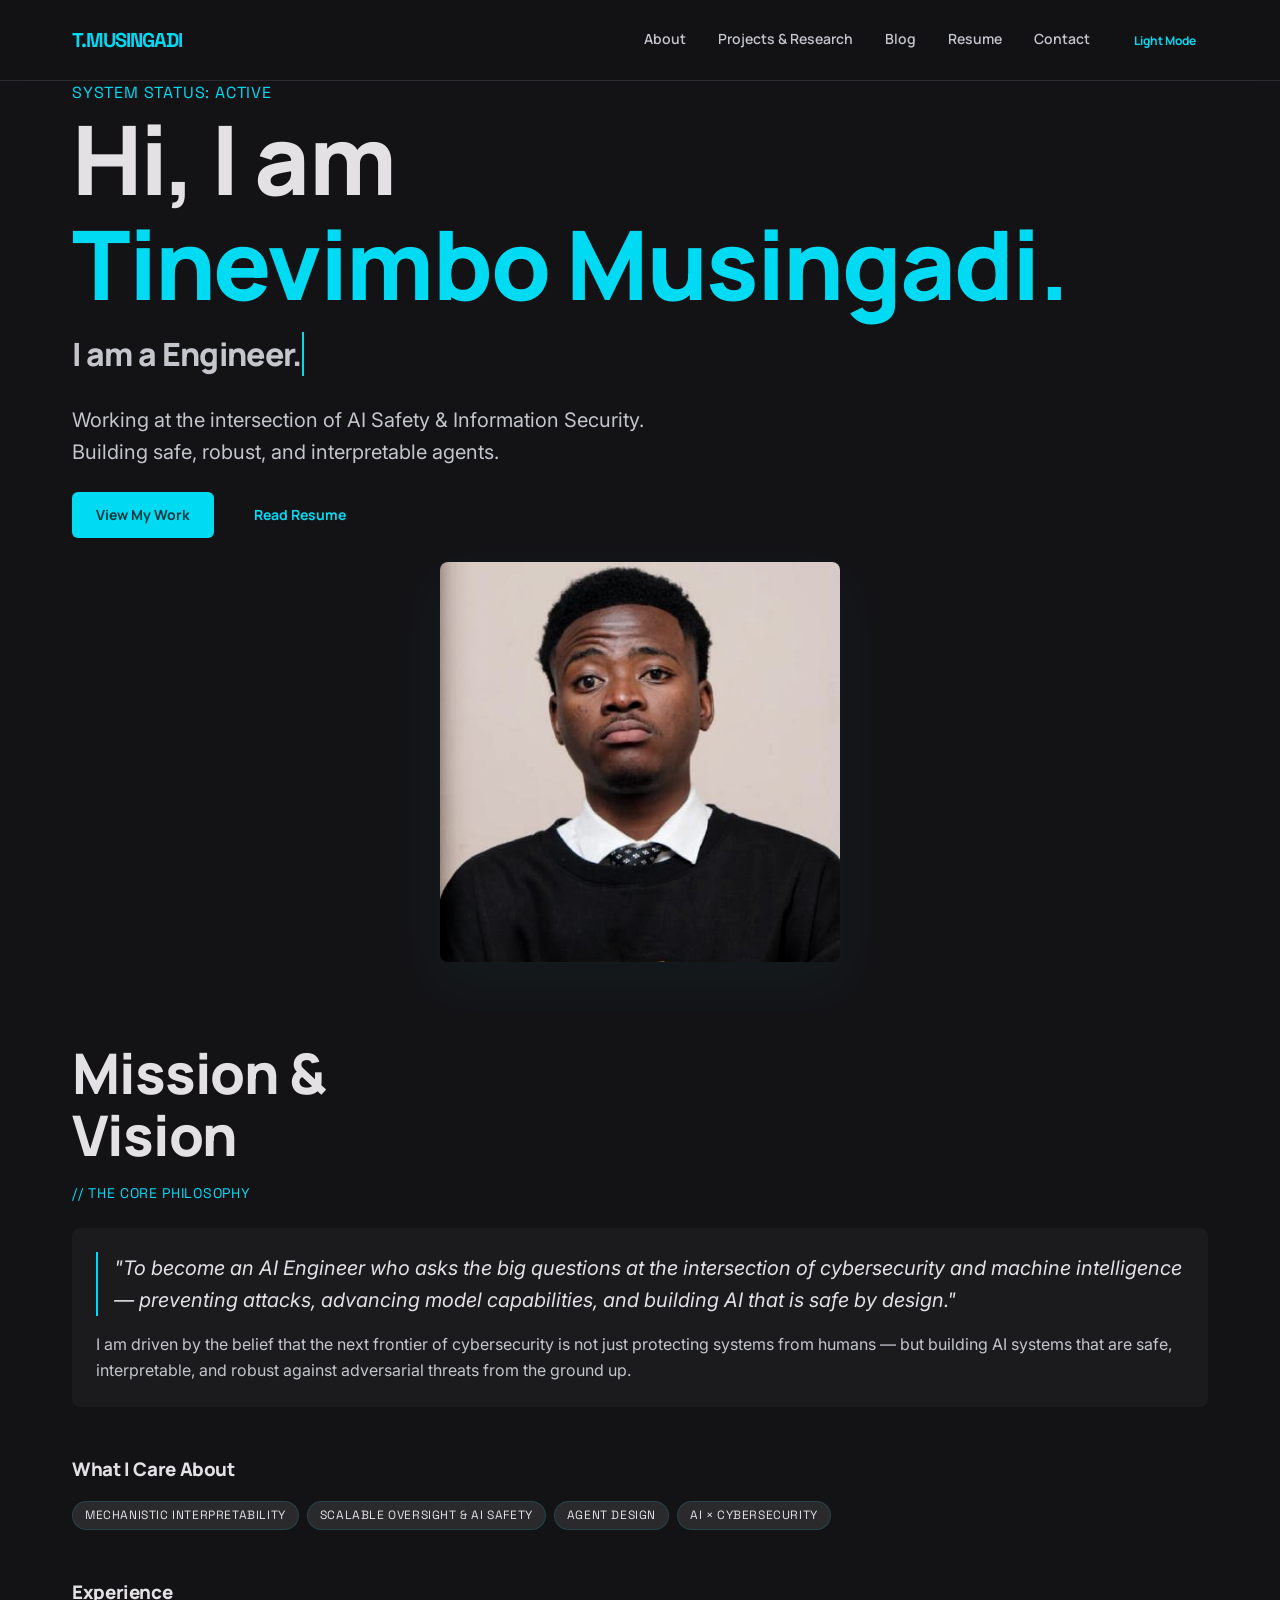
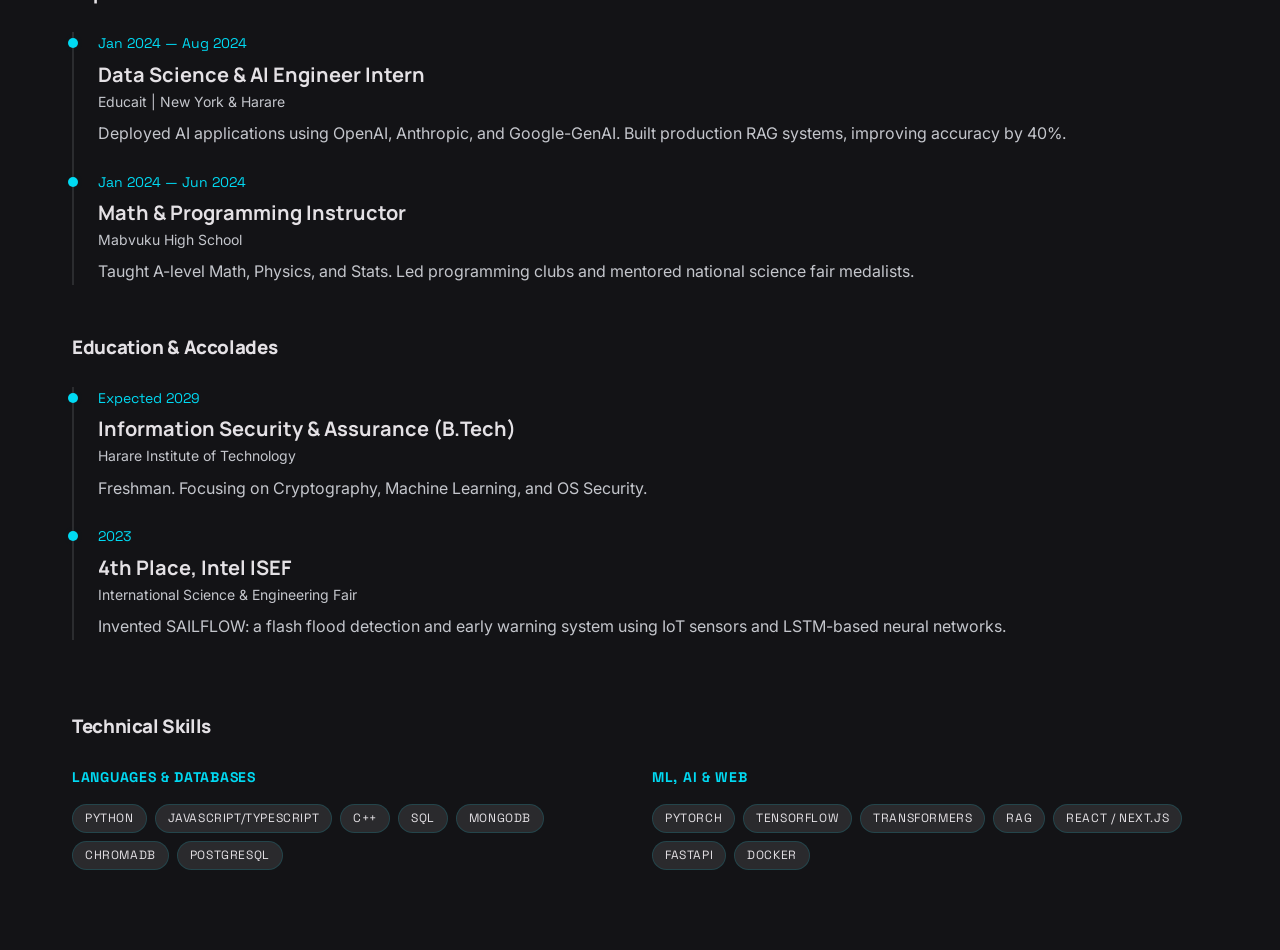
<file: portfolio/index.html>
<!DOCTYPE html>
<html lang="en" data-theme="dark">
<head>
  <meta charset="UTF-8">
  <meta name="viewport" content="width=device-width, initial-scale=1.0">
  <title>Tinevimbo Musingadi | AI Safety & InfoSec</title>
  
  <!-- Fonts -->
  <link rel="preconnect" href="https://fonts.googleapis.com">
  <link rel="preconnect" href="https://fonts.gstatic.com" crossorigin>
  <link href="https://fonts.googleapis.com/css2?family=Inter:wght@400;500;600&family=Manrope:wght@600;700;800&family=Space+Grotesk:wght@400;500;700&display=swap" rel="stylesheet">
  
  <!-- CSS -->
  <link rel="stylesheet" href="css/style.css">
  
  <style>
    /* Specific styles for index.html */
    .hero {
      min-height: 100vh;
      display: flex;
      align-items: center;
      padding-top: 80px;
    }
    
    .hero-content {
      display: flex;
      flex-direction: column;
      gap: var(--space-6);
    }
    
    .hero-title {
      font-size: clamp(3rem, 8vw, 6rem);
      line-height: 1.1;
      margin-bottom: var(--space-3);
    }

    .hero-subtitle {
      font-size: clamp(1.2rem, 3vw, 2rem);
      color: var(--text-variant);
      margin-bottom: var(--space-6);
    }
    
    .hero-image-container {
      position: relative;
      display: flex;
      justify-content: center;
      align-items: center;
    }
    
    .hero-image {
      width: 100%;
      max-width: 400px;
      border-radius: var(--radius-lg);
      box-shadow: 0 20px 50px var(--primary-glow);
      filter: grayscale(20%) contrast(1.1);
    }
    
    .hero-image::after {
      content: '';
      position: absolute;
      top: 0; left: 0; right: 0; bottom: 0;
      background: linear-gradient(135deg, var(--primary-transparent) 0%, transparent 100%);
      pointer-events: none;
      border-radius: var(--radius-lg);
    }

    /* Timeline */
    .timeline {
      position: relative;
      padding-left: var(--space-6);
      border-left: 2px solid var(--ghost-border);
      margin-top: var(--space-6);
    }
    
    .timeline-item {
      position: relative;
      margin-bottom: var(--space-6);
    }
    
    .timeline-item::before {
      content: '';
      position: absolute;
      left: calc(var(--space-6) * -1 - 6px);
      top: 6px;
      width: 10px;
      height: 10px;
      border-radius: 50%;
      background: var(--primary);
      box-shadow: 0 0 10px var(--primary-glow);
    }
    
    .timeline-date {
      font-family: var(--font-mono);
      font-size: 0.875rem;
      color: var(--primary);
      margin-bottom: 0.25rem;
    }
    
    .timeline-title {
      font-family: var(--font-display);
      font-weight: 700;
      font-size: 1.25rem;
      color: var(--text-main);
    }
    
    .timeline-subtitle {
      font-family: var(--font-body);
      font-size: 0.875rem;
      color: var(--text-variant);
      margin-bottom: 0.5rem;
    }

    /* Skills Progress */
    .skills-grid {
      display: grid;
      grid-template-columns: 1fr;
      gap: var(--space-6);
      margin-top: var(--space-6);
    }
    
    @media (min-width: 768px) {
      .skills-grid { grid-template-columns: 1fr 1fr; }
    }
    
    .skill-list {
      display: flex;
      flex-wrap: wrap;
      gap: 0.5rem;
      margin-top: 1rem;
    }
  </style>
</head>
<body>

  <!-- Navigation -->
  <nav class="nav">
    <div class="container">
      <a href="index.html" class="logo">T.MUSINGADI</a>
      <div class="nav-links">
        <a href="#about" class="nav-link">About</a>
        <a href="projects.html" class="nav-link">Projects & Research</a>
        <a href="blog.html" class="nav-link">Blog</a>
        <a href="resume.html" class="nav-link">Resume</a>
        <a href="contact.html" class="nav-link">Contact</a>
        <button id="theme-toggle" class="btn btn-ghost" style="padding: 0.25rem 0.75rem; font-size: 0.75rem;">Light Mode</button>
      </div>
    </div>
  </nav>

  <!-- Hero Section -->
  <section class="hero container">
    <div class="grid" style="align-items: center; width: 100%;">
      <div class="hero-content" style="grid-column: span 12; @media (min-width: 768px) { grid-column: span 7; }">
        <div>
          <span class="label" style="color: var(--primary);">System Status: Active</span>
          <h1 class="hero-title">
            Hi, I am <br>
            <span style="color: var(--primary);">Tinevimbo Musingadi.</span>
          </h1>
          <h2 class="hero-subtitle">
            I am a 
            <span class="typewrite" data-period="2000" data-type='["Engineer.", "Information Security Student.", "AI Researcher.", "Builder."]'>
              <span class="wrap"></span>
            </span>
          </h2>
          <p style="max-width: 600px; font-size: 1.25rem; margin-bottom: var(--space-6);">
            Working at the intersection of AI Safety & Information Security. Building safe, robust, and interpretable agents.
          </p>
          <div style="display: flex; gap: 1rem;">
            <a href="projects.html" class="btn btn-primary">View My Work</a>
            <a href="resume.html" class="btn btn-ghost">Read Resume</a>
          </div>
        </div>
      </div>
      <div class="hero-image-container" style="grid-column: span 12; @media (min-width: 768px) { grid-column: span 5; }">
        <img src="assets/profile.png" alt="Tinevimbo Musingadi Placeholder" class="hero-image">
      </div>
    </div>
  </section>

  <!-- About Section -->
  <section id="about" class="container asymmetric-section">
    <div class="grid">
      <div class="asymmetric-header">
        <h2 class="page-title">Mission &<br>Vision</h2>
        <p class="mono" style="color: var(--primary); font-size: 0.875rem;">// The Core Philosophy</p>
      </div>
      
      <div class="asymmetric-content" style="grid-column: span 12; @media (min-width: 768px) { grid-column: 5 / -1; }">
        <div class="card" style="margin-bottom: var(--space-12);">
          <p style="font-size: 1.25rem; color: var(--text-main); font-style: italic; border-left: 2px solid var(--primary); padding-left: 1rem;">
            "To become an AI Engineer who asks the big questions at the intersection of cybersecurity and machine intelligence — preventing attacks, advancing model capabilities, and building AI that is safe by design."
          </p>
          <p style="margin-top: 1rem;">
            I am driven by the belief that the next frontier of cybersecurity is not just protecting systems from humans — but building AI systems that are safe, interpretable, and robust against adversarial threats from the ground up.
          </p>
        </div>

        <h3>What I Care About</h3>
        <div class="skill-list" style="margin-bottom: var(--space-12);">
          <span class="tag">Mechanistic Interpretability</span>
          <span class="tag">Scalable Oversight & AI Safety</span>
          <span class="tag">Agent Design</span>
          <span class="tag">AI × Cybersecurity</span>
        </div>

        <div class="grid">
          <div style="grid-column: span 12; @media (min-width: 768px) { grid-column: span 6; }">
            <h3>Experience</h3>
            <div class="timeline">
              <div class="timeline-item">
                <div class="timeline-date">Jan 2024 — Aug 2024</div>
                <div class="timeline-title">Data Science & AI Engineer Intern</div>
                <div class="timeline-subtitle">Educait | New York & Harare</div>
                <p>Deployed AI applications using OpenAI, Anthropic, and Google-GenAI. Built production RAG systems, improving accuracy by 40%.</p>
              </div>
              <div class="timeline-item">
                <div class="timeline-date">Jan 2024 — Jun 2024</div>
                <div class="timeline-title">Math & Programming Instructor</div>
                <div class="timeline-subtitle">Mabvuku High School</div>
                <p>Taught A-level Math, Physics, and Stats. Led programming clubs and mentored national science fair medalists.</p>
              </div>
            </div>
          </div>

          <div style="grid-column: span 12; @media (min-width: 768px) { grid-column: span 6; }">
            <h3>Education & Accolades</h3>
            <div class="timeline">
              <div class="timeline-item">
                <div class="timeline-date">Expected 2029</div>
                <div class="timeline-title">Information Security & Assurance (B.Tech)</div>
                <div class="timeline-subtitle">Harare Institute of Technology</div>
                <p>Freshman. Focusing on Cryptography, Machine Learning, and OS Security.</p>
              </div>
              <div class="timeline-item">
                <div class="timeline-date">2023</div>
                <div class="timeline-title">4th Place, Intel ISEF</div>
                <div class="timeline-subtitle">International Science & Engineering Fair</div>
                <p>Invented SAILFLOW: a flash flood detection and early warning system using IoT sensors and LSTM-based neural networks.</p>
              </div>
            </div>
          </div>
        </div>
        
        <h3 style="margin-top: var(--space-12);">Technical Skills</h3>
        <div class="skills-grid">
          <div>
            <h4 class="mono" style="font-size: 0.875rem; margin-bottom: 0.5rem; color: var(--primary);">Languages & Databases</h4>
            <div class="skill-list">
              <span class="tag">Python</span>
              <span class="tag">JavaScript/TypeScript</span>
              <span class="tag">C++</span>
              <span class="tag">SQL</span>
              <span class="tag">MongoDB</span>
              <span class="tag">ChromaDB</span>
              <span class="tag">PostgreSQL</span>
            </div>
          </div>
          <div>
            <h4 class="mono" style="font-size: 0.875rem; margin-bottom: 0.5rem; color: var(--primary);">ML, AI & Web</h4>
            <div class="skill-list">
              <span class="tag">PyTorch</span>
              <span class="tag">TensorFlow</span>
              <span class="tag">Transformers</span>
              <span class="tag">RAG</span>
              <span class="tag">React / Next.js</span>
              <span class="tag">FastAPI</span>
              <span class="tag">Docker</span>
            </div>
          </div>
        </div>

      </div>
    </div>
  </section>

  <!-- External JS -->
  <script src="js/main.js"></script>
</body>
</html>
</file>
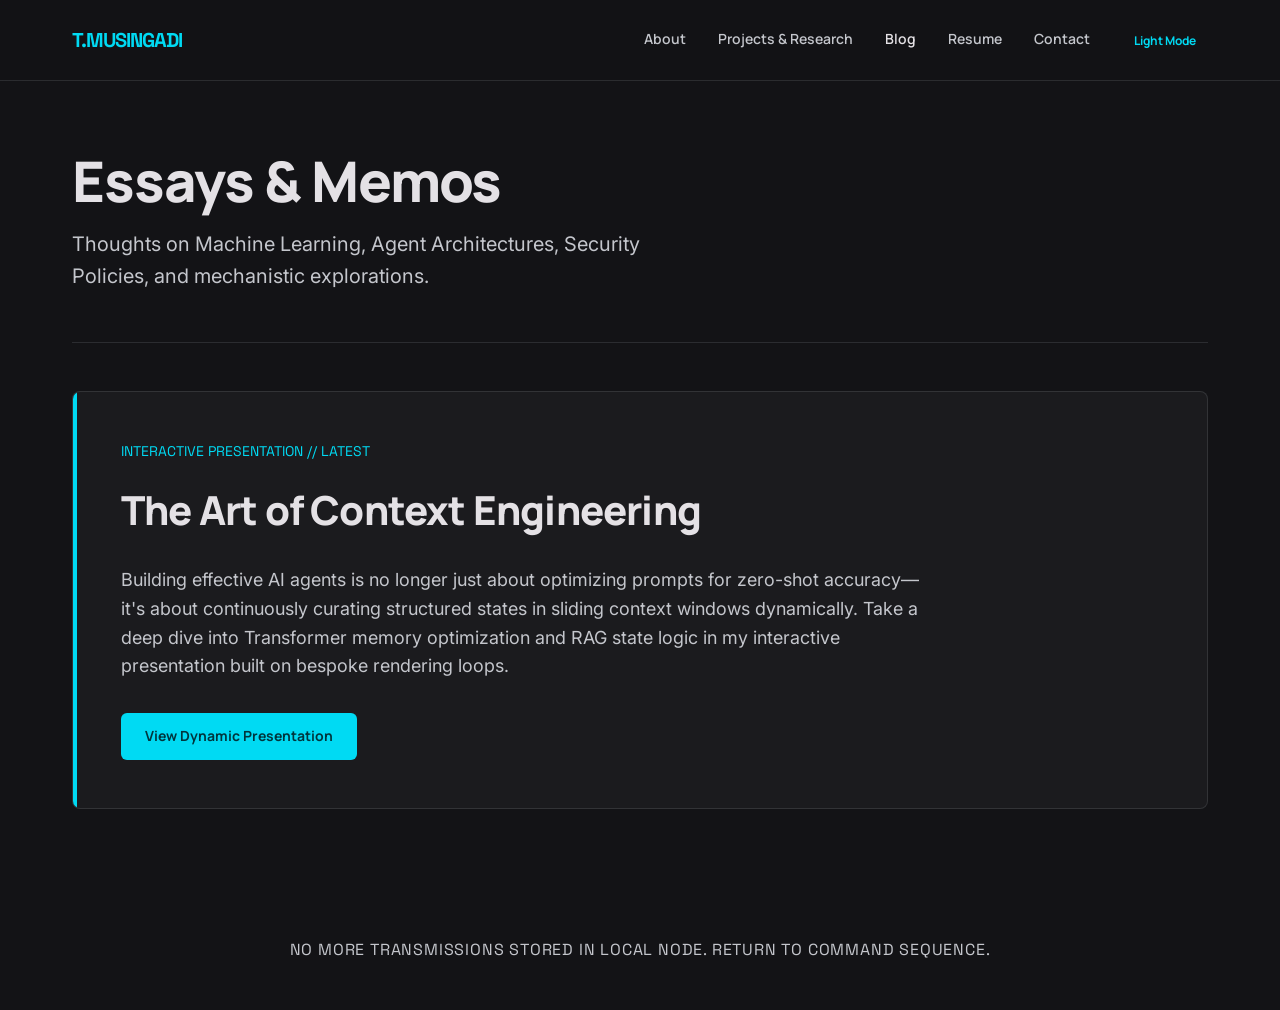
<file: portfolio/blog.html>
<!DOCTYPE html>
<html lang="en" data-theme="dark">
<head>
  <meta charset="UTF-8">
  <meta name="viewport" content="width=device-width, initial-scale=1.0">
  <title>Blog | Tinevimbo Musingadi</title>

  <link rel="preconnect" href="https://fonts.googleapis.com">
  <link rel="preconnect" href="https://fonts.gstatic.com" crossorigin>
  <link href="https://fonts.googleapis.com/css2?family=Inter:wght@400;500;600&family=Manrope:wght@600;700;800&family=Space+Grotesk:wght@400;500;700&display=swap" rel="stylesheet">
  
  <link rel="stylesheet" href="css/style.css">
  
  <style>
    .featured-post {
      background: var(--surface-low);
      border-radius: var(--radius-lg);
      padding: var(--space-12);
      border: 1px solid var(--ghost-border);
      position: relative;
      overflow: hidden;
      margin-bottom: var(--space-20);
      transition: box-shadow 0.3s ease;
    }

    .featured-post:hover {
      box-shadow: 0 30px 60px var(--primary-glow);
    }

    .featured-post::before {
      content: '';
      position: absolute;
      top: 0; left: 0; width: 4px; height: 100%;
      background: var(--primary);
    }

    .post-date {
      font-family: var(--font-mono);
      font-size: 0.875rem;
      color: var(--primary);
      margin-bottom: 1rem;
    }
  </style>
</head>
<body>

  <nav class="nav">
    <div class="container">
      <a href="index.html" class="logo">T.MUSINGADI</a>
      <div class="nav-links">
        <a href="index.html#about" class="nav-link">About</a>
        <a href="projects.html" class="nav-link">Projects & Research</a>
        <a href="blog.html" class="nav-link" style="color: var(--text-main);">Blog</a>
        <a href="resume.html" class="nav-link">Resume</a>
        <a href="contact.html" class="nav-link">Contact</a>
        <button id="theme-toggle" class="btn btn-ghost" style="padding: 0.25rem 0.75rem; font-size: 0.75rem;">Light Mode</button>
      </div>
    </div>
  </nav>

  <main class="container">
    <div class="page-header" style="padding-top: 150px; padding-bottom: 50px;">
      <h1 class="page-title">Essays & Memos</h1>
      <p style="font-size: 1.25rem; max-width: 600px;">Thoughts on Machine Learning, Agent Architectures, Security Policies, and mechanistic explorations.</p>
    </div>

    <section>
      <!-- Featured interactive presentation -->
      <div class="featured-post">
        <div class="post-date">INTERACTIVE PRESENTATION // LATEST</div>
        <h2 style="font-size: 2.5rem; margin-bottom: 1.5rem;">The Art of Context Engineering</h2>
        <p style="font-size: 1.125rem; margin-bottom: 2rem; max-width: 800px;">
          Building effective AI agents is no longer just about optimizing prompts for zero-shot accuracy—it's about continuously curating structured states in sliding context windows dynamically. Take a deep dive into Transformer memory optimization and RAG state logic in my interactive presentation built on bespoke rendering loops.
        </p>
        <a href="context_engineering_blog.html" class="btn btn-primary" target="_blank">View Dynamic Presentation</a>
      </div>
      
      <!-- More standard posts could go here -->
      <div style="text-align: center; color: var(--text-variant); padding: var(--space-12) 0;">
        <span class="mono">No more transmissions stored in local node. Return to command sequence.</span>
      </div>
    </section>

  </main>

  <script src="js/main.js"></script>
</body>
</html>
</file>
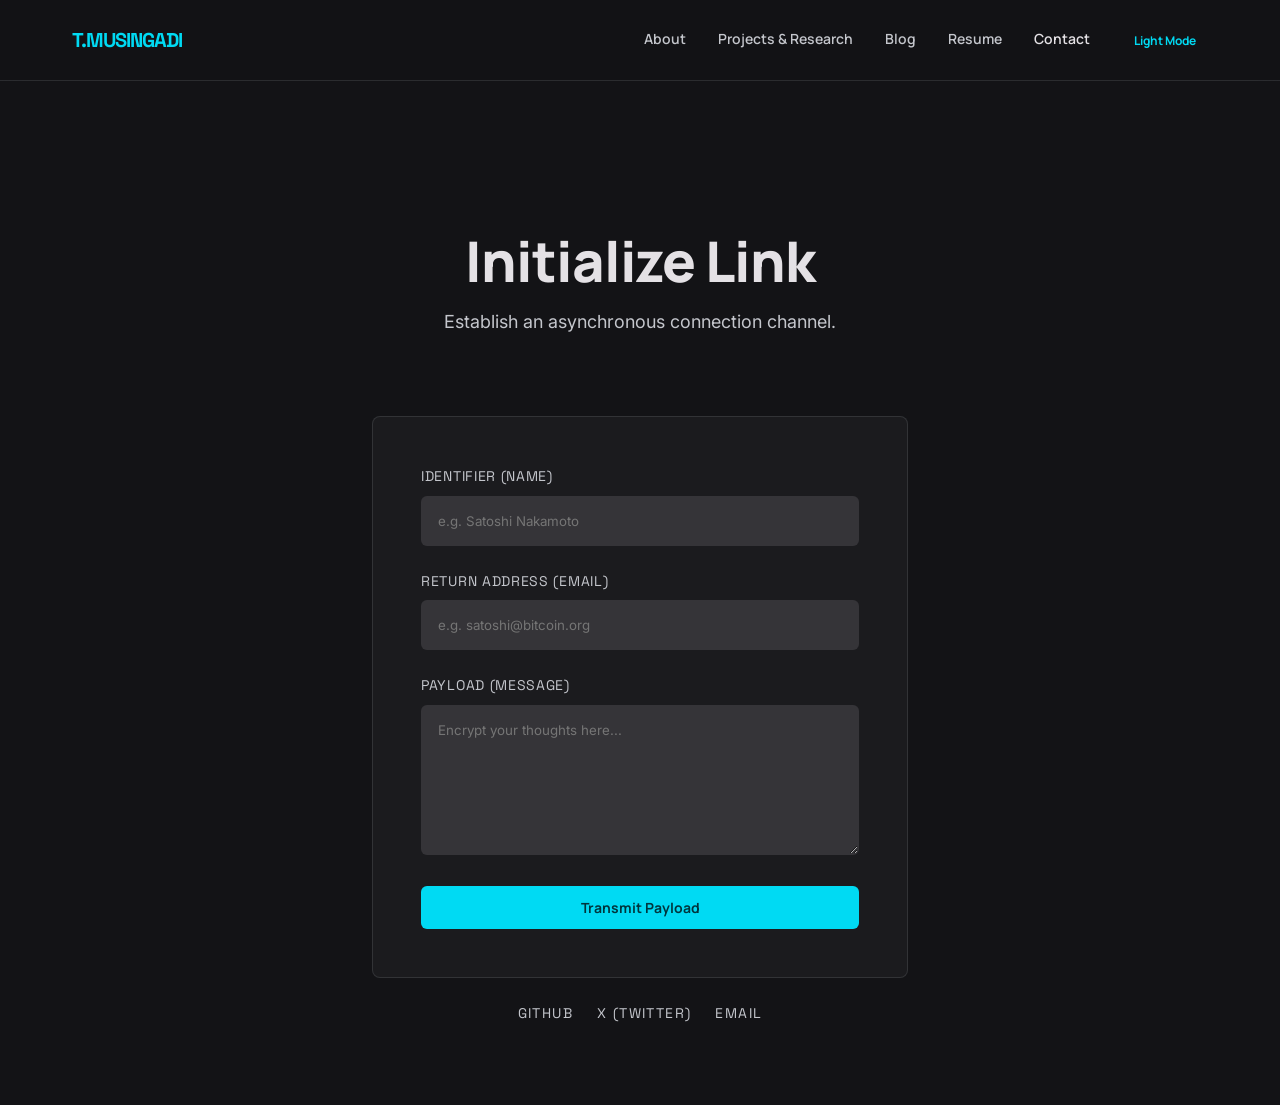
<file: portfolio/contact.html>
<!DOCTYPE html>
<html lang="en" data-theme="dark">
<head>
  <meta charset="UTF-8">
  <meta name="viewport" content="width=device-width, initial-scale=1.0">
  <title>Contact | Tinevimbo Musingadi</title>

  <link rel="preconnect" href="https://fonts.googleapis.com">
  <link rel="preconnect" href="https://fonts.gstatic.com" crossorigin>
  <link href="https://fonts.googleapis.com/css2?family=Inter:wght@400;500;600&family=Manrope:wght@600;700;800&family=Space+Grotesk:wght@400;500;700&display=swap" rel="stylesheet">
  
  <link rel="stylesheet" href="css/style.css">
  
  <style>
    .contact-container {
      max-width: 600px;
      margin: 0 auto;
      padding: var(--space-20) 2rem;
    }
    
    .contact-form {
      background: var(--surface-low);
      padding: var(--space-12);
      border-radius: var(--radius-lg);
      border: 1px solid var(--ghost-border);
    }
    
    .form-group {
      margin-bottom: var(--space-6);
    }
    
    .form-label {
      display: block;
      font-family: var(--font-mono);
      font-size: 0.875rem;
      color: var(--text-variant);
      margin-bottom: 0.5rem;
      letter-spacing: 0.05em;
    }
    
    .form-input, .form-textarea {
      width: 100%;
      background: var(--surface-highest);
      border: 1px solid transparent;
      padding: 1rem;
      border-radius: var(--radius-md);
      color: var(--text-main);
      font-family: var(--font-body);
      transition: all 0.3s ease;
    }
    
    .form-input:focus, .form-textarea:focus {
      outline: none;
      border-color: var(--primary);
      box-shadow: 0 0 15px var(--primary-glow);
    }
    
    .form-textarea {
      min-height: 150px;
      resize: vertical;
    }
    
    /* HTML5 Validation styling */
    .form-input:user-invalid, .form-textarea:user-invalid {
      border-color: #ef4444;
    }

    .social-links {
      display: flex;
      gap: 1.5rem;
      margin-top: var(--space-6);
      justify-content: center;
    }
    
    .social-link {
      font-family: var(--font-mono);
      color: var(--text-variant);
      font-size: 0.875rem;
      text-transform: uppercase;
      letter-spacing: 0.1em;
      transition: color 0.3s ease;
    }
    
    .social-link:hover {
      color: var(--primary);
    }
  </style>
</head>
<body>

  <nav class="nav">
    <div class="container">
      <a href="index.html" class="logo">T.MUSINGADI</a>
      <div class="nav-links">
        <a href="index.html#about" class="nav-link">About</a>
        <a href="projects.html" class="nav-link">Projects & Research</a>
        <a href="blog.html" class="nav-link">Blog</a>
        <a href="resume.html" class="nav-link">Resume</a>
        <a href="contact.html" class="nav-link" style="color: var(--text-main);">Contact</a>
        <button id="theme-toggle" class="btn btn-ghost" style="padding: 0.25rem 0.75rem; font-size: 0.75rem;">Light Mode</button>
      </div>
    </div>
  </nav>

  <main class="contact-container">
    <div class="page-header" style="text-align: center; border-bottom: none; padding-bottom: 2rem;">
      <h1 class="page-title">Initialize Link</h1>
      <p style="font-size: 1.125rem;">Establish an asynchronous connection channel.</p>
    </div>

    <!-- Contact Form with HTML5 Validation -->
    <form class="contact-form" action="#" method="POST" onsubmit="alert('Message sequence initialized. (Demo only)'); return false;">
      <div class="form-group">
        <label for="name" class="form-label">IDENTIFIER (NAME)</label>
        <input type="text" id="name" name="name" class="form-input" required minlength="2" placeholder="e.g. Satoshi Nakamoto">
      </div>
      
      <div class="form-group">
        <label for="email" class="form-label">RETURN ADDRESS (EMAIL)</label>
        <input type="email" id="email" name="email" class="form-input" required placeholder="e.g. satoshi@bitcoin.org">
      </div>
      
      <div class="form-group">
        <label for="message" class="form-label">PAYLOAD (MESSAGE)</label>
        <textarea id="message" name="message" class="form-textarea" required minlength="10" placeholder="Encrypt your thoughts here..."></textarea>
      </div>
      
      <button type="submit" class="btn btn-primary" style="width: 100%;">Transmit Payload</button>
    </form>

    <div class="social-links">
      <a href="https://github.com/TinevimboMusingadi" target="_blank" class="social-link">GitHub</a>
      <a href="https://x.com/TMusingadi" target="_blank" class="social-link">X (Twitter)</a>
      <a href="mailto:tmusingadi@hit.ac.zw" class="social-link">Email</a>
    </div>

  </main>
  
  <script src="js/main.js"></script>
</body>
</html>
</file>
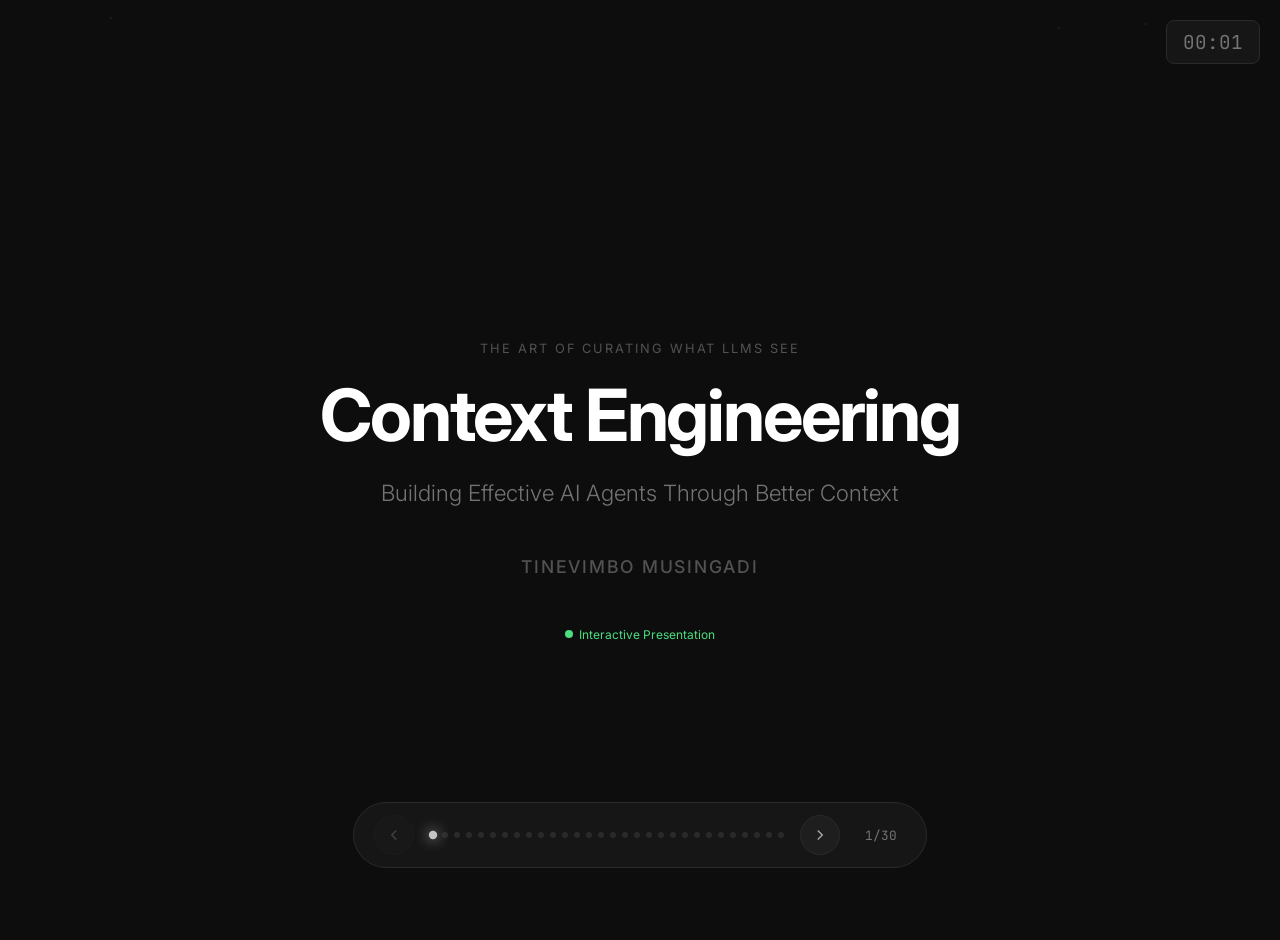
<file: portfolio/context_engineering_blog.html>
<!DOCTYPE html>
<html lang="en">
<head>
    <meta charset="UTF-8">
    <meta name="viewport" content="width=device-width, initial-scale=1.0">
    <title>Context Engineering | Tinevimbo</title>
    <link href="https://fonts.googleapis.com/css2?family=JetBrains+Mono:wght@400;500;600&family=Inter:wght@300;400;500;600;700&display=swap" rel="stylesheet">
    <style>
        :root {
            --bg-primary: #0d0d0d;
            --bg-secondary: #161616;
            --bg-tertiary: #1e1e1e;
            --bg-code: #1a1a1a;
            --border: #2a2a2a;
            --border-light: #333;
            --text-primary: #e5e5e5;
            --text-secondary: #a3a3a3;
            --text-muted: #737373;
            --accent: #c4c4c4;
            --accent-dim: #525252;
            --highlight: #ffffff;
            --code-keyword: #c586c0;
            --code-string: #ce9178;
            --code-function: #dcdcaa;
            --code-variable: #9cdcfe;
            --code-comment: #6a9955;
            --code-number: #b5cea8;
            --success: #4ade80;
            --error: #f87171;
            --warning: #fbbf24;
            --info: #60a5fa;
        }

        * {
            margin: 0;
            padding: 0;
            box-sizing: border-box;
        }

        body {
            font-family: 'Inter', -apple-system, BlinkMacSystemFont, sans-serif;
            background: var(--bg-primary);
            color: var(--text-primary);
            overflow: hidden;
            height: 100vh;
        }

        /* Particle Background */
        #particles {
            position: fixed;
            top: 0;
            left: 0;
            width: 100%;
            height: 100%;
            pointer-events: none;
            z-index: 0;
        }

        .particle {
            position: absolute;
            width: 2px;
            height: 2px;
            background: var(--accent-dim);
            border-radius: 50%;
            opacity: 0.3;
            animation: float 20s infinite ease-in-out;
        }

        @keyframes float {
            0%, 100% { transform: translateY(0) translateX(0); opacity: 0.3; }
            25% { transform: translateY(-100px) translateX(50px); opacity: 0.5; }
            50% { transform: translateY(-50px) translateX(-30px); opacity: 0.2; }
            75% { transform: translateY(-150px) translateX(20px); opacity: 0.4; }
        }

        .presentation {
            width: 100vw;
            height: 100vh;
            position: relative;
            z-index: 1;
        }

        .slide {
            position: absolute;
            width: 100%;
            height: 100%;
            display: flex;
            flex-direction: column;
            justify-content: center;
            padding: 60px 100px;
            opacity: 0;
            transform: translateX(100px);
            transition: all 0.5s cubic-bezier(0.4, 0, 0.2, 1);
            pointer-events: none;
            background: var(--bg-primary);
            overflow-y: auto;
        }

        .slide.active {
            opacity: 1;
            transform: translateX(0);
            pointer-events: all;
        }

        .slide.prev {
            transform: translateX(-100px);
        }

        /* Typography */
        h1 {
            font-size: 3.5rem;
            font-weight: 700;
            letter-spacing: -0.03em;
            margin-bottom: 24px;
            color: var(--highlight);
        }

        h2 {
            font-size: 2.2rem;
            font-weight: 600;
            letter-spacing: -0.02em;
            margin-bottom: 32px;
            color: var(--highlight);
        }

        h3 {
            font-size: 1.3rem;
            font-weight: 500;
            color: var(--text-secondary);
            margin-bottom: 16px;
        }

        h4 {
            font-size: 1.1rem;
            font-weight: 500;
            color: var(--highlight);
            margin-bottom: 8px;
        }

        p {
            font-size: 1.2rem;
            line-height: 1.7;
            color: var(--text-secondary);
            max-width: 900px;
        }

        .subtitle {
            font-size: 1.4rem;
            color: var(--text-muted);
            font-weight: 300;
        }

        .author {
            font-size: 1.1rem;
            color: var(--accent-dim);
            margin-top: 40px;
            font-weight: 500;
            letter-spacing: 0.1em;
            text-transform: uppercase;
        }

        .section-label {
            font-size: 0.8rem;
            color: var(--accent-dim);
            text-transform: uppercase;
            letter-spacing: 0.15em;
            margin-bottom: 12px;
        }

        /* Typewriter Effect */
        .typewriter {
            overflow: hidden;
            border-right: 3px solid var(--accent);
            white-space: nowrap;
            animation: typing 2s steps(30, end), blink-caret 0.75s step-end infinite;
        }

        @keyframes typing {
            from { width: 0 }
            to { width: 100% }
        }

        @keyframes blink-caret {
            from, to { border-color: transparent }
            50% { border-color: var(--accent) }
        }

        /* Lists */
        ul {
            list-style: none;
            font-size: 1.15rem;
            line-height: 1.9;
        }

        ul li {
            position: relative;
            padding-left: 24px;
            color: var(--text-secondary);
            opacity: 0;
            transform: translateY(20px);
            transition: all 0.4s ease;
        }

        .slide.active ul li {
            opacity: 1;
            transform: translateY(0);
        }

        .slide.active ul li:nth-child(1) { transition-delay: 0.1s; }
        .slide.active ul li:nth-child(2) { transition-delay: 0.15s; }
        .slide.active ul li:nth-child(3) { transition-delay: 0.2s; }
        .slide.active ul li:nth-child(4) { transition-delay: 0.25s; }
        .slide.active ul li:nth-child(5) { transition-delay: 0.3s; }
        .slide.active ul li:nth-child(6) { transition-delay: 0.35s; }
        .slide.active ul li:nth-child(7) { transition-delay: 0.4s; }

        ul li::before {
            content: '';
            position: absolute;
            left: 0;
            top: 12px;
            width: 6px;
            height: 6px;
            background: var(--accent-dim);
            border-radius: 50%;
            transition: all 0.3s ease;
        }

        ul li:hover::before {
            background: var(--success);
            box-shadow: 0 0 10px var(--success);
        }

        ul li strong {
            color: var(--highlight);
            font-weight: 500;
        }

        /* Code Blocks */
        .code-block {
            background: var(--bg-code);
            border: 1px solid var(--border);
            border-radius: 10px;
            padding: 20px;
            margin: 16px 0;
            font-family: 'JetBrains Mono', monospace;
            font-size: 0.85rem;
            line-height: 1.6;
            overflow-x: auto;
            position: relative;
            transition: all 0.3s ease;
        }

        .code-block:hover {
            border-color: var(--accent-dim);
            box-shadow: 0 0 20px rgba(82, 82, 82, 0.2);
        }

        .code-block::before {
            content: attr(data-lang);
            position: absolute;
            top: 10px;
            right: 14px;
            font-size: 0.7rem;
            color: var(--text-muted);
            text-transform: uppercase;
            letter-spacing: 0.05em;
        }

        .code-block .copy-btn {
            position: absolute;
            top: 8px;
            right: 60px;
            background: var(--bg-tertiary);
            border: 1px solid var(--border);
            color: var(--text-muted);
            padding: 4px 10px;
            border-radius: 4px;
            font-size: 0.7rem;
            cursor: pointer;
            opacity: 0;
            transition: all 0.2s ease;
        }

        .code-block:hover .copy-btn {
            opacity: 1;
        }

        .code-block .copy-btn:hover {
            background: var(--accent-dim);
            color: var(--highlight);
        }

        .code-block .copy-btn.copied {
            background: var(--success);
            color: var(--bg-primary);
        }

        .code-block .keyword { color: var(--code-keyword); }
        .code-block .string { color: var(--code-string); }
        .code-block .function { color: var(--code-function); }
        .code-block .variable { color: var(--code-variable); }
        .code-block .comment { color: var(--code-comment); font-style: italic; }
        .code-block .number { color: var(--code-number); }
        .code-block .tag { color: #569cd6; }
        .code-block .attr { color: #9cdcfe; }

        .code-block-small {
            font-size: 0.75rem;
            padding: 16px;
        }

        /* Interactive Demo Box */
        .demo-box {
            background: linear-gradient(135deg, var(--bg-secondary) 0%, var(--bg-tertiary) 100%);
            border: 1px solid var(--border);
            border-radius: 12px;
            padding: 24px;
            margin: 20px 0;
            position: relative;
            overflow: hidden;
        }

        .demo-box::before {
            content: 'INTERACTIVE';
            position: absolute;
            top: 10px;
            right: 10px;
            font-size: 0.65rem;
            color: var(--info);
            letter-spacing: 0.1em;
            padding: 2px 8px;
            border: 1px solid var(--info);
            border-radius: 4px;
        }

        /* Animated Counter */
        .counter {
            font-size: 4rem;
            font-weight: 700;
            font-family: 'JetBrains Mono', monospace;
            color: var(--highlight);
        }

        .counter.counting {
            animation: countPulse 0.3s ease;
        }

        @keyframes countPulse {
            0%, 100% { transform: scale(1); }
            50% { transform: scale(1.1); }
        }

        /* Diagrams */
        .diagram {
            display: flex;
            align-items: center;
            justify-content: center;
            margin: 24px 0;
        }

        .diagram svg {
            max-width: 100%;
            height: auto;
        }

        .box {
            fill: var(--bg-tertiary);
            stroke: var(--border);
            stroke-width: 2;
            transition: all 0.3s ease;
        }

        .box:hover {
            stroke: var(--accent);
            filter: drop-shadow(0 0 10px rgba(196, 196, 196, 0.2));
        }

        .box-highlight {
            fill: var(--bg-secondary);
            stroke: var(--accent-dim);
            stroke-width: 2;
        }

        .box-success {
            fill: #052e16;
            stroke: #166534;
            stroke-width: 2;
        }

        .box-error {
            fill: #450a0a;
            stroke: #991b1b;
            stroke-width: 2;
        }

        .arrow {
            stroke: var(--accent-dim);
            stroke-width: 2;
            fill: none;
            marker-end: url(#arrowhead);
        }

        .arrow-animated {
            stroke-dasharray: 8;
            animation: dash 1s linear infinite;
        }

        @keyframes dash {
            to { stroke-dashoffset: -16; }
        }

        .label {
            fill: var(--text-primary);
            font-family: 'Inter', sans-serif;
            font-size: 13px;
            text-anchor: middle;
        }

        .label-small {
            fill: var(--text-muted);
            font-family: 'JetBrains Mono', monospace;
            font-size: 10px;
            text-anchor: middle;
        }

        /* Animated elements */
        @keyframes fadeInUp {
            from { opacity: 0; transform: translateY(30px); }
            to { opacity: 1; transform: translateY(0); }
        }

        @keyframes pulse {
            0%, 100% { opacity: 1; }
            50% { opacity: 0.5; }
        }

        @keyframes slideIn {
            from { opacity: 0; transform: translateX(-20px); }
            to { opacity: 1; transform: translateX(0); }
        }

        @keyframes grow {
            from { transform: scaleX(0); }
            to { transform: scaleX(1); }
        }

        @keyframes glow {
            0%, 100% { box-shadow: 0 0 5px var(--accent-dim); }
            50% { box-shadow: 0 0 20px var(--accent-dim), 0 0 30px var(--accent-dim); }
        }

        .animate { animation: fadeInUp 0.6s ease forwards; }
        .pulse { animation: pulse 2s ease-in-out infinite; }
        .glow { animation: glow 2s ease-in-out infinite; }

        /* Quote */
        .quote {
            font-size: 1.5rem;
            font-style: italic;
            color: var(--text-secondary);
            border-left: 3px solid var(--accent-dim);
            padding-left: 28px;
            margin: 28px 0;
            max-width: 800px;
            position: relative;
        }

        .quote::before {
            content: '"';
            position: absolute;
            left: -20px;
            top: -20px;
            font-size: 4rem;
            color: var(--accent-dim);
            opacity: 0.3;
        }

        .quote-author {
            font-size: 0.95rem;
            color: var(--text-muted);
            font-style: normal;
            margin-top: 12px;
        }

        /* Grid Layout */
        .grid {
            display: grid;
            grid-template-columns: 1fr 1fr;
            gap: 48px;
            align-items: start;
        }

        .grid-3 {
            display: grid;
            grid-template-columns: repeat(3, 1fr);
            gap: 20px;
            margin-top: 24px;
        }

        .grid-4 {
            display: grid;
            grid-template-columns: repeat(4, 1fr);
            gap: 16px;
            margin-top: 24px;
        }

        .grid-2 {
            display: grid;
            grid-template-columns: repeat(2, 1fr);
            gap: 20px;
        }

        /* Cards */
        .card {
            background: var(--bg-secondary);
            border: 1px solid var(--border);
            border-radius: 10px;
            padding: 20px;
            transition: all 0.3s ease;
            cursor: pointer;
        }

        .card:hover {
            border-color: var(--accent-dim);
            transform: translateY(-4px);
            box-shadow: 0 10px 40px rgba(0,0,0,0.3);
        }

        .card h4 {
            font-size: 1rem;
            color: var(--highlight);
            margin-bottom: 8px;
        }

        .card p {
            font-size: 0.9rem;
            color: var(--text-muted);
            line-height: 1.5;
        }

        .card-compact {
            padding: 16px;
        }

        .card-compact h4 {
            font-size: 0.9rem;
            margin-bottom: 4px;
        }

        .card-compact p {
            font-size: 0.8rem;
        }

        /* Expandable Card */
        .card-expandable {
            cursor: pointer;
        }

        .card-expandable .card-content {
            max-height: 0;
            overflow: hidden;
            transition: max-height 0.3s ease;
        }

        .card-expandable.expanded .card-content {
            max-height: 200px;
        }

        .card-expandable .expand-icon {
            float: right;
            transition: transform 0.3s ease;
        }

        .card-expandable.expanded .expand-icon {
            transform: rotate(180deg);
        }

        /* Navigation */
        .nav {
            position: fixed;
            bottom: 32px;
            left: 50%;
            transform: translateX(-50%);
            display: flex;
            align-items: center;
            gap: 16px;
            z-index: 100;
            background: var(--bg-secondary);
            padding: 12px 20px;
            border-radius: 40px;
            border: 1px solid var(--border);
            backdrop-filter: blur(10px);
        }

        .nav-btn {
            width: 40px;
            height: 40px;
            border-radius: 50%;
            border: 1px solid var(--border);
            background: var(--bg-tertiary);
            color: var(--text-secondary);
            cursor: pointer;
            display: flex;
            align-items: center;
            justify-content: center;
            transition: all 0.2s ease;
        }

        .nav-btn:hover {
            border-color: var(--accent-dim);
            color: var(--highlight);
            transform: scale(1.1);
        }

        .nav-btn:disabled {
            opacity: 0.3;
            cursor: not-allowed;
            transform: none;
        }

        .progress {
            display: flex;
            gap: 6px;
        }

        .progress-dot {
            width: 6px;
            height: 6px;
            border-radius: 50%;
            background: var(--border);
            cursor: pointer;
            transition: all 0.2s ease;
        }

        .progress-dot.active {
            background: var(--accent);
            transform: scale(1.4);
            box-shadow: 0 0 10px var(--accent);
        }

        .progress-dot:hover {
            background: var(--accent-dim);
            transform: scale(1.2);
        }

        .slide-counter {
            font-family: 'JetBrains Mono', monospace;
            font-size: 0.8rem;
            color: var(--text-muted);
            min-width: 50px;
            text-align: center;
        }

        /* Title Slide */
        .slide.title-slide {
            justify-content: center;
            align-items: center;
            text-align: center;
        }

        .title-slide h1 {
            font-size: 4.5rem;
            margin-bottom: 16px;
        }

        /* Highlight Box */
        .highlight-box {
            background: var(--bg-secondary);
            border: 1px solid var(--border);
            border-radius: 10px;
            padding: 24px;
            margin: 20px 0;
            transition: all 0.3s ease;
        }

        .highlight-box:hover {
            border-color: var(--accent-dim);
        }

        /* Tags */
        .tags {
            display: flex;
            flex-wrap: wrap;
            gap: 10px;
            margin-top: 16px;
        }

        .tag {
            background: var(--bg-tertiary);
            border: 1px solid var(--border);
            padding: 6px 14px;
            border-radius: 20px;
            font-size: 0.85rem;
            color: var(--text-secondary);
            font-family: 'JetBrains Mono', monospace;
            transition: all 0.2s ease;
            cursor: default;
        }

        .tag:hover {
            border-color: var(--accent-dim);
            color: var(--highlight);
        }

        /* Comparison */
        .comparison {
            display: grid;
            grid-template-columns: 1fr auto 1fr;
            gap: 32px;
            align-items: center;
            margin-top: 32px;
        }

        .comparison-box {
            background: var(--bg-secondary);
            border: 1px solid var(--border);
            border-radius: 10px;
            padding: 28px;
            text-align: center;
            transition: all 0.3s ease;
        }

        .comparison-box:hover {
            transform: scale(1.02);
            border-color: var(--accent-dim);
        }

        .comparison-box h4 {
            font-size: 1.1rem;
            color: var(--highlight);
            margin-bottom: 12px;
        }

        .comparison-box p {
            font-size: 0.95rem;
            margin: 0 auto;
        }

        .vs {
            font-size: 1.3rem;
            color: var(--text-muted);
            font-weight: 600;
        }

        /* Scale/Slider diagram */
        .scale-container {
            background: var(--bg-secondary);
            border-radius: 10px;
            padding: 24px;
            margin: 20px 0;
        }

        .scale {
            height: 8px;
            background: linear-gradient(to right, var(--error), var(--warning), var(--success));
            border-radius: 4px;
            position: relative;
            margin: 20px 0;
        }

        .scale-marker {
            position: absolute;
            top: -8px;
            width: 24px;
            height: 24px;
            background: var(--highlight);
            border-radius: 50%;
            transform: translateX(-50%);
            box-shadow: 0 2px 8px rgba(0,0,0,0.3);
            cursor: grab;
            transition: left 0.3s ease;
        }

        .scale-marker:hover {
            transform: translateX(-50%) scale(1.2);
        }

        .scale-labels {
            display: flex;
            justify-content: space-between;
            font-size: 0.8rem;
            color: var(--text-muted);
        }

        /* Stats */
        .stat {
            text-align: center;
            padding: 20px;
        }

        .stat-value {
            font-size: 3rem;
            font-weight: 700;
            color: var(--highlight);
            font-family: 'JetBrains Mono', monospace;
        }

        .stat-value.success { color: var(--success); }
        .stat-value.error { color: var(--error); }

        .stat-label {
            font-size: 0.9rem;
            color: var(--text-muted);
            margin-top: 8px;
        }

        /* Progress bar */
        .progress-bar {
            height: 12px;
            background: var(--bg-tertiary);
            border-radius: 6px;
            overflow: hidden;
            margin: 8px 0;
        }

        .progress-fill {
            height: 100%;
            border-radius: 6px;
            transition: width 1.5s ease;
            width: 0;
        }

        .progress-fill.success { background: linear-gradient(90deg, #166534, var(--success)); }
        .progress-fill.error { background: linear-gradient(90deg, #991b1b, var(--error)); }

        /* Keyboard hint */
        .keyboard-hint {
            position: fixed;
            bottom: 100px;
            right: 32px;
            font-size: 0.75rem;
            color: var(--text-muted);
            display: flex;
            gap: 6px;
            align-items: center;
        }

        .key {
            background: var(--bg-secondary);
            border: 1px solid var(--border);
            padding: 3px 8px;
            border-radius: 4px;
            font-family: 'JetBrains Mono', monospace;
        }

        /* Timer */
        .timer {
            position: fixed;
            top: 20px;
            right: 20px;
            font-family: 'JetBrains Mono', monospace;
            font-size: 1.2rem;
            color: var(--text-muted);
            background: var(--bg-secondary);
            padding: 8px 16px;
            border-radius: 8px;
            border: 1px solid var(--border);
            z-index: 100;
        }

        /* Fullscreen Button */
        .fullscreen-btn {
            position: fixed;
            top: 20px;
            right: 100px;
            width: 40px;
            height: 40px;
            background: var(--bg-secondary);
            border: 1px solid var(--border);
            border-radius: 8px;
            color: var(--text-muted);
            cursor: pointer;
            display: flex;
            align-items: center;
            justify-content: center;
            z-index: 100;
            transition: all 0.2s ease;
        }

        .fullscreen-btn:hover {
            border-color: var(--accent-dim);
            color: var(--highlight);
            transform: scale(1.05);
        }

        .fullscreen-btn svg {
            width: 20px;
            height: 20px;
        }

        /* Overview Mode */
        .overview-mode .slide {
            position: relative;
            width: calc(25% - 20px);
            height: 200px;
            display: inline-block;
            margin: 10px;
            opacity: 0.8;
            transform: scale(0.9);
            cursor: pointer;
            overflow: hidden;
            border: 2px solid var(--border);
            border-radius: 8px;
        }

        .overview-mode .slide:hover {
            opacity: 1;
            border-color: var(--accent);
        }

        .overview-mode .slide.active {
            border-color: var(--success);
            opacity: 1;
        }

        .overview-mode .slide * {
            transform: scale(0.3);
            transform-origin: top left;
        }

        /* Tooltip */
        .tooltip {
            position: relative;
        }

        .tooltip::after {
            content: attr(data-tooltip);
            position: absolute;
            bottom: 100%;
            left: 50%;
            transform: translateX(-50%);
            background: var(--bg-tertiary);
            color: var(--text-primary);
            padding: 8px 12px;
            border-radius: 6px;
            font-size: 0.8rem;
            white-space: nowrap;
            opacity: 0;
            pointer-events: none;
            transition: all 0.2s ease;
            z-index: 1000;
        }

        .tooltip:hover::after {
            opacity: 1;
            bottom: calc(100% + 10px);
        }

        /* Flow items */
        .flow {
            display: flex;
            align-items: center;
            gap: 16px;
            flex-wrap: wrap;
            justify-content: center;
        }

        .flow-item {
            background: var(--bg-secondary);
            border: 1px solid var(--border);
            padding: 12px 20px;
            border-radius: 8px;
            font-size: 0.9rem;
            transition: all 0.3s ease;
        }

        .flow-item:hover {
            border-color: var(--accent);
            transform: translateY(-2px);
        }

        .flow-arrow {
            color: var(--accent-dim);
            font-size: 1.2rem;
        }

        /* Two column code */
        .code-compare {
            display: grid;
            grid-template-columns: 1fr 1fr;
            gap: 16px;
        }

        .code-label {
            font-size: 0.8rem;
            color: var(--text-muted);
            margin-bottom: 8px;
            text-transform: uppercase;
            letter-spacing: 0.05em;
        }

        /* Inline code */
        code {
            background: var(--bg-tertiary);
            padding: 2px 6px;
            border-radius: 4px;
            font-family: 'JetBrains Mono', monospace;
            font-size: 0.9em;
        }

        /* Tabs */
        .tabs {
            display: flex;
            gap: 0;
            margin-bottom: 0;
        }

        .tab {
            padding: 10px 20px;
            background: var(--bg-tertiary);
            border: 1px solid var(--border);
            border-bottom: none;
            cursor: pointer;
            font-size: 0.85rem;
            color: var(--text-muted);
            transition: all 0.2s ease;
            border-radius: 8px 8px 0 0;
        }

        .tab.active {
            background: var(--bg-code);
            color: var(--highlight);
            border-color: var(--accent-dim);
        }

        .tab-content {
            display: none;
        }

        .tab-content.active {
            display: block;
        }

        /* Metric Box */
        .metric-box {
            background: var(--bg-secondary);
            border: 1px solid var(--border);
            border-radius: 10px;
            padding: 20px;
            text-align: center;
        }

        .metric-value {
            font-size: 2.5rem;
            font-weight: 700;
            font-family: 'JetBrains Mono', monospace;
        }

        .metric-label {
            font-size: 0.85rem;
            color: var(--text-muted);
            margin-top: 4px;
        }

        /* Live indicator */
        .live-indicator {
            display: inline-flex;
            align-items: center;
            gap: 6px;
            font-size: 0.75rem;
            color: var(--success);
        }

        .live-dot {
            width: 8px;
            height: 8px;
            background: var(--success);
            border-radius: 50%;
            animation: pulse 1s ease-in-out infinite;
        }

        /* Section divider */
        .section-divider {
            text-align: center;
            padding: 40px;
        }

        .section-divider h2 {
            font-size: 3rem;
            margin-bottom: 16px;
        }

        .section-divider p {
            margin: 0 auto;
        }
    </style>
</head>
<body>
    <!-- Particle Background -->
    <div id="particles"></div>

    <!-- Timer -->
    <div class="timer" id="timer">00:00</div>

    <!-- Fullscreen Button -->
    <button class="fullscreen-btn tooltip" data-tooltip="Fullscreen (F)" id="fullscreenBtn" onclick="toggleFullscreen()">
        <svg id="fullscreenIcon" viewBox="0 0 24 24" fill="none" stroke="currentColor" stroke-width="2">
            <path d="M8 3H5a2 2 0 0 0-2 2v3m18 0V5a2 2 0 0 0-2-2h-3m0 18h3a2 2 0 0 0 2-2v-3M3 16v3a2 2 0 0 0 2 2h3"/>
        </svg>
    </button>

    <div class="presentation" id="presentation">
        <!-- SVG Defs -->
        <svg style="position: absolute; width: 0; height: 0;">
            <defs>
                <marker id="arrowhead" markerWidth="10" markerHeight="7" refX="9" refY="3.5" orient="auto">
                    <polygon points="0 0, 10 3.5, 0 7" fill="#525252"/>
                </marker>
                <marker id="arrowhead-light" markerWidth="10" markerHeight="7" refX="9" refY="3.5" orient="auto">
                    <polygon points="0 0, 10 3.5, 0 7" fill="#737373"/>
                </marker>
                <marker id="arrowhead-success" markerWidth="10" markerHeight="7" refX="9" refY="3.5" orient="auto">
                    <polygon points="0 0, 10 3.5, 0 7" fill="#4ade80"/>
                </marker>
            </defs>
        </svg>

        <!-- ==================== SLIDE 1: Title ==================== -->
        <div class="slide title-slide active" data-slide="1">
            <p class="section-label">The Art of Curating What LLMs See</p>
            <h1>Context Engineering</h1>
            <p class="subtitle">Building Effective AI Agents Through Better Context</p>
            <p class="author">Tinevimbo Musingadi</p>
            <div style="margin-top: 40px;">
                <span class="live-indicator"><span class="live-dot"></span> Interactive Presentation</span>
            </div>
        </div>

        <!-- ==================== SLIDE 2: Agenda ==================== -->
        <div class="slide" data-slide="2">
            <p class="section-label">Overview</p>
            <h2>What We'll Cover</h2>
            <div class="grid-3">
                <div class="card card-expandable" onclick="this.classList.toggle('expanded')">
                    <h4>1. Foundation <span class="expand-icon">▼</span></h4>
                    <p>Transformers & context windows</p>
                    <div class="card-content">
                        <p style="margin-top: 12px; font-size: 0.8rem;">Understanding the architectural constraints that make context engineering necessary.</p>
                    </div>
                </div>
                <div class="card card-expandable" onclick="this.classList.toggle('expanded')">
                    <h4>2. Context Engine <span class="expand-icon">▼</span></h4>
                    <p>Building the curation system</p>
                    <div class="card-content">
                        <p style="margin-top: 12px; font-size: 0.8rem;">Designing systems that decide what to include, exclude, and compress.</p>
                    </div>
                </div>
                <div class="card card-expandable" onclick="this.classList.toggle('expanded')">
                    <h4>3. Tools & Prompts <span class="expand-icon">▼</span></h4>
                    <p>Designing for agents</p>
                    <div class="card-content">
                        <p style="margin-top: 12px; font-size: 0.8rem;">Writing effective tools and system prompts that maximize agent performance.</p>
                    </div>
                </div>
                <div class="card card-expandable" onclick="this.classList.toggle('expanded')">
                    <h4>4. Retrieval <span class="expand-icon">▼</span></h4>
                    <p>RAG & dynamic search</p>
                    <div class="card-content">
                        <p style="margin-top: 12px; font-size: 0.8rem;">Just-in-time context strategies and progressive disclosure.</p>
                    </div>
                </div>
                <div class="card card-expandable" onclick="this.classList.toggle('expanded')">
                    <h4>5. Long Tasks <span class="expand-icon">▼</span></h4>
                    <p>Memory & compaction</p>
                    <div class="card-content">
                        <p style="margin-top: 12px; font-size: 0.8rem;">Techniques for maintaining coherence over extended interactions.</p>
                    </div>
                </div>
                <div class="card card-expandable" onclick="this.classList.toggle('expanded')">
                    <h4>6. Fine-Tuning <span class="expand-icon">▼</span></h4>
                    <p>Tool calling with Gemma</p>
                    <div class="card-content">
                        <p style="margin-top: 12px; font-size: 0.8rem;">Practical example: improving tool selection from 10% to 80% accuracy.</p>
                    </div>
                </div>
            </div>
            <p style="margin-top: 24px; font-size: 0.9rem; color: var(--text-muted);">Click any card to expand details</p>
        </div>

        <!-- ==================== SLIDE 3: Transformer Foundation ==================== -->
        <div class="slide" data-slide="3">
            <p class="section-label">Foundation</p>
            <h2>The Transformer Architecture</h2>
            <ul>
                <li>Modern LLMs are built on the <strong>Transformer architecture</strong></li>
                <li>Every token attends to every other token — creating <strong>n² relationships</strong></li>
                <li>This enables understanding <strong>contextual meaning</strong> but creates constraints</li>
                <li>Everything the model "knows" must fit in the <strong>context window</strong></li>
            </ul>
            <div class="diagram">
                <svg width="750" height="160" viewBox="0 0 750 160">
                    <rect class="box" x="20" y="50" width="120" height="60" rx="8"/>
                    <text class="label" x="80" y="85">Input Tokens</text>
                    
                    <path class="arrow arrow-animated" d="M 140 80 L 200 80"/>
                    
                    <rect class="box-highlight" x="210" y="30" width="280" height="100" rx="10"/>
                    <text class="label" x="350" y="70">Context Window</text>
                    <text class="label-small" x="350" y="90">n² attention relationships</text>
                    <text class="label-small" x="350" y="108" style="fill: #525252">[ finite tokens ]</text>
                    
                    <path class="arrow arrow-animated" d="M 490 80 L 550 80"/>
                    
                    <rect class="box" x="560" y="50" width="120" height="60" rx="8"/>
                    <text class="label" x="620" y="85">Output</text>
                </svg>
            </div>
        </div>

        <!-- ==================== SLIDE 4: What is Context ==================== -->
        <div class="slide" data-slide="4">
            <p class="section-label">Foundation</p>
            <h2>What is Context?</h2>
            <p style="margin-bottom: 24px;">The full set of tokens included when sampling from an LLM:</p>
            <div class="grid-3">
                <div class="card tooltip" data-tooltip="Instructions, personality, constraints">
                    <h4>System Prompts</h4>
                    <p>Instructions, personality, constraints</p>
                </div>
                <div class="card tooltip" data-tooltip="Current request & conversation history">
                    <h4>User Prompts</h4>
                    <p>Current request & conversation history</p>
                </div>
                <div class="card tooltip" data-tooltip="Results from function calls & APIs">
                    <h4>Tool Outputs</h4>
                    <p>Results from function calls & APIs</p>
                </div>
                <div class="card tooltip" data-tooltip="Stored facts, preferences, decisions">
                    <h4>Memory</h4>
                    <p>Stored facts, preferences, decisions</p>
                </div>
                <div class="card tooltip" data-tooltip="RAG results & external knowledge">
                    <h4>Retrieved Documents</h4>
                    <p>RAG results & external knowledge</p>
                </div>
                <div class="card tooltip" data-tooltip="Reasoning traces & state tracking">
                    <h4>Plans & Notes</h4>
                    <p>Reasoning traces & state tracking</p>
                </div>
            </div>
        </div>

        <!-- ==================== SLIDE 5: Context Rot Demo ==================== -->
        <div class="slide" data-slide="5">
            <p class="section-label">Foundation</p>
            <h2>Context Rot & Attention Budget</h2>
            <div class="grid">
                <div>
                    <ul>
                        <li>As tokens increase, recall accuracy <strong>decreases</strong></li>
                        <li>Models have an "<strong>attention budget</strong>" like working memory</li>
                        <li>Every new token depletes this budget</li>
                        <li>Context must be treated as a <strong>finite resource</strong></li>
                    </ul>
                    <div class="demo-box" style="margin-top: 20px;">
                        <p style="font-size: 0.9rem; margin-bottom: 12px;">Token Count Simulator</p>
                        <div style="display: flex; gap: 20px; align-items: center;">
                            <input type="range" id="tokenSlider" min="0" max="100" value="30" style="flex: 1; accent-color: var(--accent);">
                            <span id="tokenCount" class="counter" style="font-size: 2rem;">30K</span>
                        </div>
                        <div class="progress-bar" style="margin-top: 12px;">
                            <div id="recallBar" class="progress-fill success" style="width: 85%; transition: all 0.3s ease;"></div>
                        </div>
                        <p id="recallLabel" style="font-size: 0.8rem; color: var(--success); margin-top: 4px;">Recall: 85%</p>
                    </div>
                </div>
                <div class="diagram">
                    <svg width="320" height="220" viewBox="0 0 320 220">
                        <line x1="50" y1="180" x2="290" y2="180" stroke="#525252" stroke-width="2"/>
                        <line x1="50" y1="180" x2="50" y2="30" stroke="#525252" stroke-width="2"/>
                        <text x="170" y="210" class="label-small">Context Length</text>
                        <text x="20" y="105" class="label-small" transform="rotate(-90, 20, 105)">Recall</text>
                        <path d="M 50 50 Q 100 55, 150 80 T 250 160 T 290 175" stroke="#c4c4c4" stroke-width="3" fill="none"/>
                        <circle cx="150" cy="80" r="6" fill="#4ade80"/>
                        <text x="160" y="70" class="label-small" style="fill: #4ade80">Sweet spot</text>
                        <circle cx="260" cy="165" r="6" fill="#f87171"/>
                        <text x="230" y="150" class="label-small" style="fill: #f87171">Rot</text>
                    </svg>
                </div>
            </div>
        </div>

        <!-- ==================== SLIDE 6: Prompt vs Context Engineering ==================== -->
        <div class="slide" data-slide="6">
            <p class="section-label">Foundation</p>
            <h2>Prompt vs Context Engineering</h2>
            <div class="comparison">
                <div class="comparison-box">
                    <h4>Prompt Engineering</h4>
                    <p>Optimized for <strong>single-shot</strong> generation</p>
                    <p style="margin-top: 12px; color: var(--text-muted); font-size: 0.9rem;">Focus: what you say</p>
                    <p style="margin-top: 8px; color: var(--text-muted); font-size: 0.85rem;">Static, one-time</p>
                </div>
                <span class="vs">→</span>
                <div class="comparison-box">
                    <h4>Context Engineering</h4>
                    <p>Manages <strong>multi-turn</strong> agent loops</p>
                    <p style="margin-top: 12px; color: var(--text-muted); font-size: 0.9rem;">Focus: what the model sees</p>
                    <p style="margin-top: 8px; color: var(--text-muted); font-size: 0.85rem;">Dynamic, iterative</p>
                </div>
            </div>
            <div class="highlight-box" style="margin-top: 32px;">
                <p style="font-size: 1.05rem;">As agents operate over <strong>multiple turns</strong> and <strong>longer time horizons</strong>, we need strategies for managing what goes into the context window on <em>every</em> call.</p>
            </div>
        </div>

        <!-- ==================== SLIDE 7: Definition ==================== -->
        <div class="slide" data-slide="7">
            <p class="section-label">The Context Engine</p>
            <h2>Context Engineering Defined</h2>
            <div class="quote">
                The art and science of curating what goes into the limited context window.
                <div class="quote-author">— Anthropic</div>
            </div>
            <ul style="margin-top: 32px;">
                <li>Designing a system that decides <strong>what to include</strong></li>
                <li>Knowing <strong>what to exclude</strong> to preserve attention</li>
                <li>Understanding <strong>when to compress</strong> information</li>
                <li>Building <strong>retrieval systems</strong> for dynamic context</li>
            </ul>
        </div>

        <!-- ==================== SLIDE 8: Context Engine Diagram ==================== -->
        <div class="slide" data-slide="8">
            <p class="section-label">The Context Engine</p>
            <h2>The Context Engine</h2>
            <p style="margin-bottom: 20px;">A system that curates relevant context and feeds the LLM only what it needs <em>right now</em>.</p>
            <div class="diagram">
                <svg width="850" height="280" viewBox="0 0 850 280">
                    <rect class="box" x="20" y="20" width="90" height="40" rx="6"/>
                    <text class="label-small" x="65" y="45">Memory</text>
                    <rect class="box" x="20" y="70" width="90" height="40" rx="6"/>
                    <text class="label-small" x="65" y="95">Tools</text>
                    <rect class="box" x="20" y="120" width="90" height="40" rx="6"/>
                    <text class="label-small" x="65" y="145">RAG</text>
                    <rect class="box" x="20" y="170" width="90" height="40" rx="6"/>
                    <text class="label-small" x="65" y="195">Plans</text>
                    <rect class="box" x="20" y="220" width="90" height="40" rx="6"/>
                    <text class="label-small" x="65" y="245">MCP</text>
                    <path class="arrow arrow-animated" d="M 110 40 L 220 115"/>
                    <path class="arrow arrow-animated" d="M 110 90 L 220 120"/>
                    <path class="arrow arrow-animated" d="M 110 140 L 220 130"/>
                    <path class="arrow arrow-animated" d="M 110 190 L 220 145"/>
                    <path class="arrow arrow-animated" d="M 110 240 L 220 155"/>
                    <rect class="box-highlight" x="230" y="80" width="200" height="110" rx="12"/>
                    <text class="label" x="330" y="120">Context</text>
                    <text class="label" x="330" y="140">Engine</text>
                    <text class="label-small" x="330" y="165">curate · filter · compress</text>
                    <path class="arrow arrow-animated" d="M 430 135 L 490 135"/>
                    <rect class="box" x="500" y="70" width="160" height="130" rx="10"/>
                    <text class="label" x="580" y="110">Context</text>
                    <text class="label" x="580" y="130">Window</text>
                    <text class="label-small" x="580" y="155">optimized tokens</text>
                    <text class="label-small" x="580" y="175" style="fill: #4ade80">high signal</text>
                    <path class="arrow arrow-animated" d="M 660 135 L 710 135"/>
                    <rect class="box" x="720" y="95" width="100" height="80" rx="10"/>
                    <text class="label" x="770" y="140">LLM</text>
                </svg>
            </div>
        </div>

        <!-- ==================== SLIDE 9: Building Blocks ==================== -->
        <div class="slide" data-slide="9">
            <p class="section-label">The Context Engine</p>
            <h2>Building Blocks</h2>
            <div class="grid">
                <div>
                    <h3>Context Sources</h3>
                    <ul>
                        <li>System prompts</li>
                        <li>User prompts & history</li>
                        <li>External data (docs, DBs, APIs)</li>
                        <li>Memory files</li>
                        <li>Planning files</li>
                        <li>Tool outputs</li>
                    </ul>
                </div>
                <div>
                    <h3>Sub-Engines</h3>
                    <ul>
                        <li><strong>RAG</strong> — semantic retrieval</li>
                        <li><strong>Agentic Search</strong> — dynamic exploration</li>
                        <li><strong>Virtual File Systems</strong> — navigation</li>
                        <li><strong>MCP</strong> — protocol layer</li>
                        <li><strong>Sub-agents</strong> — task delegation</li>
                        <li><strong>Compaction</strong> — summarization</li>
                    </ul>
                </div>
            </div>
        </div>

        <!-- ==================== SLIDE 10: Goldilocks Zone Interactive ==================== -->
        <div class="slide" data-slide="10">
            <p class="section-label">The Context Engine</p>
            <h2>The Goldilocks Zone</h2>
            <p style="margin-bottom: 24px;">System prompts should be at the <strong>right altitude</strong> — specific enough to guide behavior, flexible enough to adapt.</p>
            <div class="scale-container">
                <div class="scale-labels">
                    <span>Too Rigid</span>
                    <span style="color: var(--success);">Just Right</span>
                    <span>Too Vague</span>
                </div>
                <div class="scale">
                    <div class="scale-marker" id="altitudeMarker" style="left: 50%;"></div>
                </div>
                <div class="grid-3" style="margin-top: 24px; gap: 16px;">
                    <div id="zone-rigid" style="text-align: center; transition: all 0.3s ease;">
                        <p style="font-size: 0.85rem; color: var(--error);">Hardcoded if-else logic</p>
                        <p style="font-size: 0.8rem; color: var(--text-muted);">Brittle, high maintenance</p>
                    </div>
                    <div id="zone-right" style="text-align: center; transition: all 0.3s ease;">
                        <p style="font-size: 0.85rem; color: var(--success);">Clear heuristics</p>
                        <p style="font-size: 0.8rem; color: var(--text-muted);">Strong guidance, flexible</p>
                    </div>
                    <div id="zone-vague" style="text-align: center; transition: all 0.3s ease;">
                        <p style="font-size: 0.85rem; color: var(--error);">High-level platitudes</p>
                        <p style="font-size: 0.8rem; color: var(--text-muted);">No concrete signals</p>
                    </div>
                </div>
            </div>
            <p style="font-size: 0.85rem; color: var(--text-muted); margin-top: 12px;">Drag the marker to explore different altitudes</p>
        </div>

        <!-- ==================== SLIDE 11: System Prompts with Tabs ==================== -->
        <div class="slide" data-slide="11">
            <p class="section-label">System Prompts & Tools</p>
            <h2>System Prompts Best Practices</h2>
            <ul style="margin-bottom: 20px;">
                <li>Be <strong>extremely clear</strong> with direct language</li>
                <li>Organize into <strong>distinct sections</strong></li>
                <li>Use XML tags or Markdown headers</li>
            </ul>
            <div class="tabs">
                <div class="tab active" onclick="switchTab(this, 'tab1')">XML Style</div>
                <div class="tab" onclick="switchTab(this, 'tab2')">Markdown Style</div>
                <div class="tab" onclick="switchTab(this, 'tab3')">Minimal</div>
            </div>
            <div id="tab1" class="tab-content active">
                <div class="code-block code-block-small" data-lang="xml">
                    <button class="copy-btn" onclick="copyCode(this)">Copy</button>
<span class="tag">&lt;background_information&gt;</span>
You are an AI agent that helps debug distributed systems.
<span class="tag">&lt;/background_information&gt;</span>

<span class="tag">&lt;instructions&gt;</span>
Always reason step-by-step.
Ask clarifying questions when needed.
<span class="tag">&lt;/instructions&gt;</span>

<span class="tag">&lt;output_format&gt;</span>
- Provide concise bullet points
- End with actionable recommendation
<span class="tag">&lt;/output_format&gt;</span>
                </div>
            </div>
            <div id="tab2" class="tab-content">
                <div class="code-block code-block-small" data-lang="markdown">
                    <button class="copy-btn" onclick="copyCode(this)">Copy</button>
<span class="comment">## Background</span>
You are an AI agent for debugging distributed systems.

<span class="comment">## Instructions</span>
1. Always reason step-by-step
2. Ask clarifying questions when needed

<span class="comment">## Output Format</span>
- Concise bullet points
- Actionable recommendations
                </div>
            </div>
            <div id="tab3" class="tab-content">
                <div class="code-block code-block-small" data-lang="text">
                    <button class="copy-btn" onclick="copyCode(this)">Copy</button>
You debug distributed systems.
Think step-by-step. Ask questions if unclear.
Give bullet points and recommendations.
                </div>
            </div>
        </div>

        <!-- ==================== SLIDE 12: What is a Tool ==================== -->
        <div class="slide" data-slide="12">
            <p class="section-label">System Prompts & Tools</p>
            <h2>What is a Tool?</h2>
            <p style="margin-bottom: 24px;">A new kind of software — a contract between <strong>deterministic systems</strong> and <strong>non-deterministic agents</strong>.</p>
            <div class="comparison">
                <div class="comparison-box">
                    <h4>Traditional Software</h4>
                    <p><code>getWeather("NYC")</code></p>
                    <p style="margin-top: 12px; font-size: 0.9rem;">Same output every time</p>
                    <p style="margin-top: 8px; color: var(--text-muted); font-size: 0.85rem;">Deterministic</p>
                </div>
                <span class="vs">≠</span>
                <div class="comparison-box">
                    <h4>Agent + Tool</h4>
                    <p>"Should I bring an umbrella?"</p>
                    <p style="margin-top: 12px; font-size: 0.9rem;">May call tool, ask questions, or answer directly</p>
                    <p style="margin-top: 8px; color: var(--text-muted); font-size: 0.85rem;">Non-deterministic</p>
                </div>
            </div>
            <div class="highlight-box" style="margin-top: 24px;">
                <p style="font-size: 0.95rem;"><strong>Goal:</strong> Increase the surface area over which agents can be effective using tools to pursue successful strategies.</p>
            </div>
        </div>

        <!-- ==================== SLIDE 13: Tool Design Principles ==================== -->
        <div class="slide" data-slide="13">
            <p class="section-label">System Prompts & Tools</p>
            <h2>Tool Design Principles</h2>
            <div class="grid-3">
                <div class="card card-compact">
                    <h4>Namespacing</h4>
                    <p>Group tools with clear prefixes: <code>asana_search</code>, <code>jira_search</code></p>
                </div>
                <div class="card card-compact">
                    <h4>Minimal Overlap</h4>
                    <p>If a human can't decide which tool, neither can the agent</p>
                </div>
                <div class="card card-compact">
                    <h4>Token Efficiency</h4>
                    <p>Return only high-signal information back to agents</p>
                </div>
                <div class="card card-compact">
                    <h4>Clear Descriptions</h4>
                    <p>Think: how would you explain this to a new hire?</p>
                </div>
                <div class="card card-compact">
                    <h4>Robust Errors</h4>
                    <p>Helpful messages, not opaque codes or tracebacks</p>
                </div>
                <div class="card card-compact">
                    <h4>Observable</h4>
                    <p>Logs, metrics, and validation at every step</p>
                </div>
            </div>
        </div>

        <!-- ==================== SLIDE 14: Choosing Tools ==================== -->
        <div class="slide" data-slide="14">
            <p class="section-label">System Prompts & Tools</p>
            <h2>Choosing the Right Tools</h2>
            <p style="margin-bottom: 20px;">More tools don't always lead to better outcomes. Build for <strong>high-impact workflows</strong>.</p>
            <div class="grid">
                <div>
                    <div class="code-label" style="color: var(--error);">Instead of...</div>
                    <div class="code-block code-block-small" data-lang="tools">
                        <button class="copy-btn" onclick="copyCode(this)">Copy</button>
<span class="function">list_users()</span>
<span class="function">list_events()</span>
<span class="function">create_event()</span>
<span class="function">list_contacts()</span>
<span class="function">read_logs()</span>
<span class="function">get_customer_by_id()</span>
<span class="function">list_transactions()</span>
                    </div>
                </div>
                <div>
                    <div class="code-label" style="color: var(--success);">Build these...</div>
                    <div class="code-block code-block-small" data-lang="tools">
                        <button class="copy-btn" onclick="copyCode(this)">Copy</button>
<span class="function">schedule_event()</span>
<span class="comment">// Finds availability + schedules</span>

<span class="function">search_contacts()</span>
<span class="comment">// Direct lookup, not brute force</span>

<span class="function">search_logs()</span>
<span class="comment">// Returns relevant lines + context</span>

<span class="function">get_customer_context()</span>
<span class="comment">// Compiles all relevant info</span>
                    </div>
                </div>
            </div>
        </div>

        <!-- ==================== SLIDE 15: Tool Response Optimization ==================== -->
        <div class="slide" data-slide="15">
            <p class="section-label">System Prompts & Tools</p>
            <h2>Tool Response Optimization</h2>
            <p style="margin-bottom: 16px;">Use <code>response_format</code> to control verbosity and save tokens.</p>
            <div class="code-compare">
                <div>
                    <div class="code-label">Detailed (206 tokens)</div>
                    <div class="code-block code-block-small" data-lang="json">
{
  <span class="string">"thread_ts"</span>: <span class="string">"1234567890.123456"</span>,
  <span class="string">"channel_id"</span>: <span class="string">"C0123ABCD"</span>,
  <span class="string">"user_id"</span>: <span class="string">"U0123WXYZ"</span>,
  <span class="string">"user_name"</span>: <span class="string">"jane.doe"</span>,
  <span class="string">"message"</span>: <span class="string">"Meeting at 3pm"</span>,
  <span class="string">"timestamp"</span>: <span class="string">"2025-01-15"</span>,
  <span class="string">"reactions"</span>: [<span class="string">"thumbsup"</span>]
}
                    </div>
                </div>
                <div>
                    <div class="code-label">Concise (72 tokens) — 65% savings!</div>
                    <div class="code-block code-block-small" data-lang="json">
{
  <span class="string">"content"</span>: <span class="string">"Meeting at 3pm"</span>,
  <span class="string">"author"</span>: <span class="string">"jane.doe"</span>,
  <span class="string">"date"</span>: <span class="string">"2025-01-15"</span>
}
                    </div>
                </div>
            </div>
            <div class="grid-3" style="margin-top: 20px;">
                <div class="metric-box">
                    <div class="metric-value" style="color: var(--error);">206</div>
                    <div class="metric-label">Detailed tokens</div>
                </div>
                <div class="metric-box">
                    <div class="metric-value" style="color: var(--success);">72</div>
                    <div class="metric-label">Concise tokens</div>
                </div>
                <div class="metric-box">
                    <div class="metric-value" style="color: var(--info);">65%</div>
                    <div class="metric-label">Tokens saved</div>
                </div>
            </div>
        </div>

        <!-- ==================== SLIDE 16: RAG & Search ==================== -->
        <div class="slide" data-slide="16">
            <p class="section-label">Retrieval & Search</p>
            <h2>RAG & Agentic Search</h2>
            <div class="grid">
                <div>
                    <ul>
                        <li><strong>Vector search</strong> — semantic similarity</li>
                        <li><strong>Hybrid search</strong> — vector + keyword</li>
                        <li><strong>Metadata filtering</strong> — precise targeting</li>
                    </ul>
                    <div class="highlight-box" style="margin-top: 20px;">
                        <p style="font-size: 0.95rem;"><strong>Key insight:</strong> The real challenge is building good search, not embeddings.</p>
                    </div>
                </div>
                <div>
                    <div class="code-block code-block-small" data-lang="python">
                        <button class="copy-btn" onclick="copyCode(this)">Copy</button>
<span class="variable">query</span> = <span class="string">"How does compaction work?"</span>

<span class="comment"># Retrieve just enough</span>
<span class="variable">docs</span> = <span class="variable">vector_db</span>.<span class="function">search</span>(
    <span class="variable">query</span>, 
    <span class="variable">top_k</span>=<span class="number">5</span>
)

<span class="variable">context</span> = <span class="string">"\n"</span>.<span class="function">join</span>([
    <span class="variable">doc</span>.<span class="variable">text</span> <span class="keyword">for</span> <span class="variable">doc</span> <span class="keyword">in</span> <span class="variable">docs</span>
])

<span class="comment"># Don't overload the window</span>
<span class="variable">prompt</span> = <span class="string">f"""
Answer using this context:
{context}
"""</span>
                    </div>
                </div>
            </div>
        </div>

        <!-- ==================== SLIDE 17: Just-in-Time Context ==================== -->
        <div class="slide" data-slide="17">
            <p class="section-label">Retrieval & Search</p>
            <h2>Just-in-Time Context</h2>
            <p style="margin-bottom: 20px;">Instead of pre-loading everything, maintain <strong>lightweight references</strong> and load dynamically.</p>
            <div class="diagram">
                <svg width="800" height="200" viewBox="0 0 800 200">
                    <rect class="box" x="30" y="70" width="140" height="60" rx="8"/>
                    <text class="label" x="100" y="95">References</text>
                    <text class="label-small" x="100" y="115">file paths, queries, links</text>
                    <path class="arrow arrow-animated" d="M 170 100 L 240 100"/>
                    <rect class="box-highlight" x="250" y="50" width="140" height="100" rx="10"/>
                    <text class="label" x="320" y="90">Agent</text>
                    <text class="label-small" x="320" y="110">explores</text>
                    <text class="label-small" x="320" y="125">on-demand</text>
                    <path class="arrow arrow-animated" d="M 390 80 L 450 50"/>
                    <path class="arrow arrow-animated" d="M 390 100 L 450 100"/>
                    <path class="arrow arrow-animated" d="M 390 120 L 450 150"/>
                    <rect class="box" x="460" y="20" width="100" height="40" rx="6"/>
                    <text class="label-small" x="510" y="45">glob</text>
                    <rect class="box" x="460" y="80" width="100" height="40" rx="6"/>
                    <text class="label-small" x="510" y="105">grep</text>
                    <rect class="box" x="460" y="140" width="100" height="40" rx="6"/>
                    <text class="label-small" x="510" y="165">head/tail</text>
                    <path class="arrow arrow-animated" d="M 560 100 L 620 100"/>
                    <rect class="box" x="630" y="70" width="140" height="60" rx="8"/>
                    <text class="label" x="700" y="95">Focused</text>
                    <text class="label-small" x="700" y="115">Context</text>
                </svg>
            </div>
            <p style="font-size: 0.95rem; color: var(--text-muted); margin-top: 16px;"><strong>Example:</strong> Claude Code uses <code>glob</code> and <code>grep</code> to navigate codebases without loading entire file trees.</p>
        </div>

        <!-- ==================== SLIDE 18: Progressive Disclosure ==================== -->
        <div class="slide" data-slide="18">
            <p class="section-label">Retrieval & Search</p>
            <h2>Progressive Disclosure</h2>
            <p style="margin-bottom: 20px;">Agents can discover context layer by layer, using metadata as signals.</p>
            <div class="grid">
                <div>
                    <ul>
                        <li><strong>File names</strong> hint at purpose</li>
                        <li><strong>Folder structure</strong> implies organization</li>
                        <li><strong>Timestamps</strong> suggest relevance</li>
                        <li><strong>File sizes</strong> indicate complexity</li>
                    </ul>
                    <div class="highlight-box" style="margin-top: 20px;">
                        <p style="font-size: 0.9rem;">Like humans: we don't memorize corpuses, we use indexes and bookmarks.</p>
                    </div>
                </div>
                <div>
                    <div class="code-block code-block-small" data-lang="filesystem">
<span class="comment"># Different signals from location</span>

<span class="variable">tests/</span>
  └── <span class="function">test_utils.py</span>
      <span class="comment">→ testing utilities</span>

<span class="variable">src/core_logic/</span>
  └── <span class="function">test_utils.py</span>
      <span class="comment">→ core test helpers</span>

<span class="comment"># Same name, different context!</span>
                    </div>
                </div>
            </div>
        </div>

        <!-- ==================== SLIDE 19: Memory & Compaction ==================== -->
        <div class="slide" data-slide="19">
            <p class="section-label">Long-Horizon Tasks</p>
            <h2>Memory & Compaction</h2>
            <p style="margin-bottom: 20px;"><strong>Compaction</strong> = summarizing a conversation near context limits, then restarting with clean window + summary.</p>
            <div class="diagram">
                <svg width="750" height="180" viewBox="0 0 750 180">
                    <rect class="box" x="30" y="30" width="200" height="120" rx="10"/>
                    <text class="label-small" x="130" y="55">Full Context</text>
                    <rect x="45" y="65" width="170" height="12" rx="2" fill="#525252"/>
                    <rect x="45" y="82" width="170" height="12" rx="2" fill="#525252"/>
                    <rect x="45" y="99" width="170" height="12" rx="2" fill="#525252"/>
                    <rect x="45" y="116" width="170" height="12" rx="2" fill="#f87171" opacity="0.5"/>
                    <text class="label-small" x="130" y="143" style="fill: #f87171">approaching limit</text>
                    <path class="arrow arrow-animated" d="M 240 90 L 320 90"/>
                    <text class="label-small" x="280" y="80">compact</text>
                    <rect class="box-highlight" x="340" y="50" width="160" height="80" rx="10"/>
                    <text class="label-small" x="420" y="75">Summary</text>
                    <rect x="355" y="85" width="130" height="12" rx="2" fill="#4ade80"/>
                    <rect x="355" y="102" width="90" height="12" rx="2" fill="#4ade80"/>
                    <text class="label-small" x="420" y="140" style="fill: #4ade80">high fidelity</text>
                    <text class="label" x="530" y="95">+</text>
                    <rect class="box" x="560" y="60" width="140" height="60" rx="8"/>
                    <text class="label-small" x="630" y="85">Recent Files</text>
                    <text class="label-small" x="630" y="102">(last 5)</text>
                </svg>
            </div>
            <p style="font-size: 0.9rem; color: var(--text-muted); margin-top: 12px;"><strong>Key:</strong> Maximize recall first, then iterate to improve precision by eliminating superfluous content.</p>
        </div>

        <!-- ==================== SLIDE 20: Structured Note-Taking ==================== -->
        <div class="slide" data-slide="20">
            <p class="section-label">Long-Horizon Tasks</p>
            <h2>Structured Note-Taking</h2>
            <p style="margin-bottom: 16px;">Agents persist notes to memory outside the context window, pulling them back when needed.</p>
            <div class="grid">
                <div>
                    <div class="code-block code-block-small" data-lang="memory.md">
                        <button class="copy-btn" onclick="copyCode(this)">Copy</button>
<span class="comment"># memory.md</span>

<span class="keyword">## User Preferences</span>
- Prefers concise technical explanations
- Uses FastAPI + Postgres stack
- Timezone: UTC+2

<span class="keyword">## Decisions Made</span>
- Use RAG instead of fine-tuning
- JWT tokens with 24h expiry
- Deploy to AWS ECS

<span class="keyword">## Key Facts</span>
- Project started: 2025-01-10
- Main contact: jane@company.com
                    </div>
                </div>
                <div>
                    <div class="code-block code-block-small" data-lang="plan.md">
                        <button class="copy-btn" onclick="copyCode(this)">Copy</button>
<span class="comment"># plan.md</span>

<span class="keyword">## Current Goal</span>
Implement user authentication

<span class="keyword">## Progress</span>
<span class="string">✓</span> Database schema design
<span class="string">✓</span> User model created
<span class="function">◯</span> JWT middleware  <span class="comment">← current</span>
◯ Login endpoint
◯ Registration flow
◯ Password reset

<span class="keyword">## Blockers</span>
- Waiting on security review
                    </div>
                </div>
            </div>
        </div>

        <!-- ==================== SLIDE 21: Sub-Agent Architecture ==================== -->
        <div class="slide" data-slide="21">
            <p class="section-label">Long-Horizon Tasks</p>
            <h2>Sub-Agent Architecture</h2>
            <p style="margin-bottom: 20px;">Specialized sub-agents handle focused tasks with <strong>clean context windows</strong>, returning condensed summaries.</p>
            <div class="diagram">
                <svg width="700" height="240" viewBox="0 0 700 240">
                    <rect class="box-highlight" x="250" y="20" width="180" height="70" rx="10"/>
                    <text class="label" x="340" y="50">Lead Agent</text>
                    <text class="label-small" x="340" y="70">coordinates + synthesizes</text>
                    <path class="arrow" d="M 280 90 L 120 140"/>
                    <path class="arrow" d="M 340 90 L 340 140"/>
                    <path class="arrow" d="M 400 90 L 560 140"/>
                    <rect class="box" x="50" y="145" width="140" height="70" rx="8"/>
                    <text class="label-small" x="120" y="170">Research Agent</text>
                    <text class="label-small" x="120" y="188" style="fill: #737373">deep exploration</text>
                    <rect class="box" x="270" y="145" width="140" height="70" rx="8"/>
                    <text class="label-small" x="340" y="170">Code Agent</text>
                    <text class="label-small" x="340" y="188" style="fill: #737373">implementation</text>
                    <rect class="box" x="490" y="145" width="140" height="70" rx="8"/>
                    <text class="label-small" x="560" y="170">Verifier Agent</text>
                    <text class="label-small" x="560" y="188" style="fill: #737373">validation</text>
                    <text class="label-small" x="120" y="230" style="fill: #4ade80">→ 1-2k token summary</text>
                    <text class="label-small" x="340" y="230" style="fill: #4ade80">→ 1-2k token summary</text>
                    <text class="label-small" x="560" y="230" style="fill: #4ade80">→ 1-2k token summary</text>
                </svg>
            </div>
        </div>

        <!-- ==================== SLIDE 22: Strategy Comparison ==================== -->
        <div class="slide" data-slide="22">
            <p class="section-label">Long-Horizon Tasks</p>
            <h2>Choosing Your Strategy</h2>
            <div class="grid-3" style="margin-top: 24px;">
                <div class="card">
                    <h4>Compaction</h4>
                    <p style="margin-bottom: 12px;">Summarize and restart</p>
                    <p style="font-size: 0.8rem; color: var(--success);">Best for:</p>
                    <p style="font-size: 0.8rem;">Tasks with extensive back-and-forth conversation</p>
                </div>
                <div class="card">
                    <h4>Note-Taking</h4>
                    <p style="margin-bottom: 12px;">Persist to external files</p>
                    <p style="font-size: 0.8rem; color: var(--success);">Best for:</p>
                    <p style="font-size: 0.8rem;">Iterative development with clear milestones</p>
                </div>
                <div class="card">
                    <h4>Multi-Agent</h4>
                    <p style="margin-bottom: 12px;">Delegate to specialists</p>
                    <p style="font-size: 0.8rem; color: var(--success);">Best for:</p>
                    <p style="font-size: 0.8rem;">Complex research where parallel exploration pays</p>
                </div>
            </div>
            <div class="highlight-box" style="margin-top: 24px;">
                <p style="font-size: 0.95rem;"><strong>Real Example:</strong> Claude playing Pokémon maintains tallies across thousands of game steps, maps, strategies — all persisted to notes and read back after context resets.</p>
            </div>
        </div>

        <!-- ==================== SLIDE 23: Why Fine-Tune ==================== -->
        <div class="slide" data-slide="23">
            <p class="section-label">Fine-Tuning for Tools</p>
            <h2>Why Fine-Tune for Tool Calling?</h2>
            <p style="margin-bottom: 20px;">Models know <strong>syntax</strong> (how to call), but may lack <strong>intent</strong> (when and why).</p>
            <div class="grid-2" style="gap: 16px;">
                <div class="card card-compact">
                    <h4>Model Distillation</h4>
                    <p>Generate synthetic data with large model, fine-tune smaller model to replicate</p>
                </div>
                <div class="card card-compact">
                    <h4>Non-Standard Schemas</h4>
                    <p>Handle legacy, complex, or proprietary formats not in training data</p>
                </div>
                <div class="card card-compact">
                    <h4>Optimize Context</h4>
                    <p>"Bake" tool definitions into weights, use shorthand in prompts</p>
                </div>
                <div class="card card-compact">
                    <h4>Selection Ambiguity</h4>
                    <p>Bias toward enterprise policies (internal KB over external search)</p>
                </div>
            </div>
        </div>

        <!-- ==================== SLIDE 24: FunctionGemma Setup ==================== -->
        <div class="slide" data-slide="24">
            <p class="section-label">Fine-Tuning for Tools</p>
            <h2>FunctionGemma Setup</h2>
            <div class="grid">
                <div>
                    <ul>
                        <li>Install Hugging Face TRL & transformers</li>
                        <li>Load model and tokenizer</li>
                        <li>Accept license on HuggingFace Hub</li>
                    </ul>
                    <div class="tags" style="margin-top: 20px;">
                        <span class="tag">torch</span>
                        <span class="tag">transformers</span>
                        <span class="tag">trl</span>
                        <span class="tag">datasets</span>
                        <span class="tag">accelerate</span>
                    </div>
                </div>
                <div>
                    <div class="code-block code-block-small" data-lang="python">
                        <button class="copy-btn" onclick="copyCode(this)">Copy</button>
<span class="keyword">from</span> transformers <span class="keyword">import</span> (
    AutoTokenizer, 
    AutoModelForCausalLM
)

<span class="variable">model</span> = <span class="function">AutoModelForCausalLM</span>.<span class="function">from_pretrained</span>(
    <span class="string">"google/functiongemma-270m-it"</span>,
    <span class="variable">dtype</span>=<span class="string">"auto"</span>,
    <span class="variable">device_map</span>=<span class="string">"auto"</span>,
    <span class="variable">attn_implementation</span>=<span class="string">"eager"</span>
)

<span class="variable">tokenizer</span> = <span class="function">AutoTokenizer</span>.<span class="function">from_pretrained</span>(
    <span class="string">"google/functiongemma-270m-it"</span>
)
                    </div>
                </div>
            </div>
        </div>

        <!-- ==================== SLIDE 25: Dataset Preparation ==================== -->
        <div class="slide" data-slide="25">
            <p class="section-label">Fine-Tuning for Tools</p>
            <h2>Dataset Preparation</h2>
            <p style="margin-bottom: 16px;">Define tools and create conversation format with expected outputs.</p>
            <div class="grid">
                <div>
                    <div class="code-block code-block-small" data-lang="python">
                        <button class="copy-btn" onclick="copyCode(this)">Copy</button>
<span class="comment"># Tool definitions</span>
<span class="keyword">def</span> <span class="function">search_knowledge_base</span>(<span class="variable">query</span>: <span class="variable">str</span>):
    <span class="string">"""Search internal company docs"""</span>
    <span class="keyword">return</span> <span class="string">"Internal Result"</span>

<span class="keyword">def</span> <span class="function">search_google</span>(<span class="variable">query</span>: <span class="variable">str</span>):
    <span class="string">"""Search public information"""</span>
    <span class="keyword">return</span> <span class="string">"Public Result"</span>

<span class="variable">TOOLS</span> = [
    <span class="function">get_json_schema</span>(<span class="variable">search_knowledge_base</span>),
    <span class="function">get_json_schema</span>(<span class="variable">search_google</span>)
]
                    </div>
                </div>
                <div>
                    <div class="code-block code-block-small" data-lang="json">
                        <button class="copy-btn" onclick="copyCode(this)">Copy</button>
{
  <span class="string">"messages"</span>: [
    {<span class="string">"role"</span>: <span class="string">"developer"</span>, 
     <span class="string">"content"</span>: <span class="string">"You can call..."</span>},
    {<span class="string">"role"</span>: <span class="string">"user"</span>, 
     <span class="string">"content"</span>: <span class="string">"What is our 
     Slack retention policy?"</span>},
    {<span class="string">"role"</span>: <span class="string">"assistant"</span>,
     <span class="string">"tool_calls"</span>: [{
       <span class="string">"function"</span>: {
         <span class="string">"name"</span>: <span class="string">"search_knowledge_base"</span>,
         <span class="string">"arguments"</span>: {<span class="string">"query"</span>: <span class="string">"..."</span>}
       }
     }]}
  ]
}
                    </div>
                </div>
            </div>
        </div>

        <!-- ==================== SLIDE 26: Training Config ==================== -->
        <div class="slide" data-slide="26">
            <p class="section-label">Fine-Tuning for Tools</p>
            <h2>Training with SFTTrainer</h2>
            <div class="grid">
                <div>
                    <div class="code-block code-block-small" data-lang="python">
                        <button class="copy-btn" onclick="copyCode(this)">Copy</button>
<span class="keyword">from</span> trl <span class="keyword">import</span> SFTConfig, SFTTrainer

<span class="variable">args</span> = <span class="function">SFTConfig</span>(
    <span class="variable">output_dir</span>=<span class="string">"./checkpoints"</span>,
    <span class="variable">max_length</span>=<span class="number">512</span>,
    <span class="variable">num_train_epochs</span>=<span class="number">8</span>,
    <span class="variable">per_device_train_batch_size</span>=<span class="number">4</span>,
    <span class="variable">learning_rate</span>=<span class="number">5e-5</span>,
    <span class="variable">lr_scheduler_type</span>=<span class="string">"constant"</span>,
    <span class="variable">eval_strategy</span>=<span class="string">"epoch"</span>,
    <span class="variable">bf16</span>=<span class="keyword">True</span>,
)

<span class="variable">trainer</span> = <span class="function">SFTTrainer</span>(
    <span class="variable">model</span>=<span class="variable">model</span>,
    <span class="variable">args</span>=<span class="variable">args</span>,
    <span class="variable">train_dataset</span>=<span class="variable">dataset</span>[<span class="string">'train'</span>],
    <span class="variable">eval_dataset</span>=<span class="variable">dataset</span>[<span class="string">'test'</span>],
)

<span class="variable">trainer</span>.<span class="function">train</span>()
                    </div>
                </div>
                <div>
                    <h4 style="margin-bottom: 16px;">Key Parameters</h4>
                    <ul style="font-size: 1rem;">
                        <li><code>num_train_epochs</code>: 8 passes</li>
                        <li><code>learning_rate</code>: 5e-5</li>
                        <li><code>max_length</code>: 512 tokens</li>
                        <li><code>bf16</code>: bfloat16 precision</li>
                    </ul>
                    <div class="diagram" style="margin-top: 20px;">
                        <svg width="280" height="120" viewBox="0 0 280 120">
                            <line x1="40" y1="100" x2="260" y2="100" stroke="#525252" stroke-width="2"/>
                            <line x1="40" y1="100" x2="40" y2="20" stroke="#525252" stroke-width="2"/>
                            <text x="150" y="115" class="label-small">Epochs</text>
                            <text x="20" y="60" class="label-small" transform="rotate(-90, 20, 60)">Loss</text>
                            <path d="M 40 30 Q 80 40, 120 55 T 200 80 T 260 90" stroke="#4ade80" stroke-width="2" fill="none"/>
                        </svg>
                    </div>
                </div>
            </div>
        </div>

        <!-- ==================== SLIDE 27: Before vs After with Animation ==================== -->
        <div class="slide" data-slide="27">
            <p class="section-label">Fine-Tuning for Tools</p>
            <h2>Before vs After Fine-Tuning</h2>
            <p style="margin-bottom: 24px;">Tool selection accuracy on held-out test set:</p>
            <div class="grid">
                <div class="highlight-box" style="text-align: center;">
                    <p class="stat-value error" id="beforeCounter">0</p>
                    <p class="stat-label">Before Fine-Tuning (out of 20)</p>
                    <div class="progress-bar" style="margin-top: 16px;">
                        <div id="beforeBar" class="progress-fill error" style="width: 0%;"></div>
                    </div>
                    <p style="font-size: 0.85rem; color: var(--text-muted); margin-top: 12px;">Model refused calls or hallucinated</p>
                </div>
                <div class="highlight-box" style="text-align: center;">
                    <p class="stat-value success" id="afterCounter">0</p>
                    <p class="stat-label">After Fine-Tuning (out of 20)</p>
                    <div class="progress-bar" style="margin-top: 16px;">
                        <div id="afterBar" class="progress-fill success" style="width: 0%;"></div>
                    </div>
                    <p style="font-size: 0.85rem; color: var(--text-muted); margin-top: 12px;">Correctly distinguishes KB vs search</p>
                </div>
            </div>
            <div class="code-block code-block-small" data-lang="output" style="margin-top: 20px; max-width: 600px;">
<span class="comment"># After training:</span>
Prompt: <span class="string">"What is our Slack retention policy?"</span>
Output: <span class="function">search_knowledge_base</span>{query: <span class="string">"slack retention policy"</span>}
<span class="string">✓ correct!</span>
            </div>
        </div>

        <!-- ==================== SLIDE 28: Key Takeaways ==================== -->
        <div class="slide" data-slide="28">
            <p class="section-label">Summary</p>
            <h2>Key Takeaways</h2>
            <div class="grid-2" style="gap: 20px;">
                <div class="card">
                    <h4>1. Context is Finite</h4>
                    <p>Treat attention budget as a precious resource with diminishing returns</p>
                </div>
                <div class="card">
                    <h4>2. Build a Context Engine</h4>
                    <p>Curate, filter, and compress information dynamically</p>
                </div>
                <div class="card">
                    <h4>3. Design Tools for Agents</h4>
                    <p>Namespace, minimize overlap, optimize responses</p>
                </div>
                <div class="card">
                    <h4>4. Retrieve Just-in-Time</h4>
                    <p>Load context on demand, use progressive disclosure</p>
                </div>
                <div class="card">
                    <h4>5. Manage Long Tasks</h4>
                    <p>Compaction, note-taking, and sub-agent delegation</p>
                </div>
                <div class="card">
                    <h4>6. Fine-Tune When Needed</h4>
                    <p>Bake tool knowledge into model weights for specific use cases</p>
                </div>
            </div>
        </div>

        <!-- ==================== SLIDE 29: Big Picture ==================== -->
        <div class="slide" data-slide="29">
            <p class="section-label">Conclusion</p>
            <h2>The Big Picture</h2>
            <div class="comparison" style="margin-top: 16px;">
                <div class="comparison-box">
                    <h4>Prompt Engineering</h4>
                    <p><em>What you say</em></p>
                </div>
                <span class="vs">≠</span>
                <div class="comparison-box">
                    <h4>Context Engineering</h4>
                    <p><em>What the model sees</em></p>
                </div>
            </div>
            <div class="highlight-box" style="margin-top: 28px;">
                <h4 style="margin-bottom: 16px;">Modern Agents Live or Die By:</h4>
                <div class="grid-4">
                    <div class="card card-compact" style="text-align: center;">
                        <h4>Context Quality</h4>
                        <p>High signal tokens</p>
                    </div>
                    <div class="card card-compact" style="text-align: center;">
                        <h4>Retrieval Accuracy</h4>
                        <p>Right info, right time</p>
                    </div>
                    <div class="card card-compact" style="text-align: center;">
                        <h4>Memory Mgmt</h4>
                        <p>Persistence & recall</p>
                    </div>
                    <div class="card card-compact" style="text-align: center;">
                        <h4>Compaction</h4>
                        <p>Intelligent compression</p>
                    </div>
                </div>
            </div>
        </div>

        <!-- ==================== SLIDE 30: Closing ==================== -->
        <div class="slide title-slide" data-slide="30">
            <p class="section-label">The Future of AI Agents</p>
            <h1 style="font-size: 2.8rem; line-height: 1.3;">The future isn't bigger prompts</h1>
            <p class="subtitle" style="font-size: 2.2rem; color: var(--highlight); margin-top: 20px;">It's better context.</p>
            <div style="margin-top: 48px;">
                <p class="author">Thank You</p>
                <p style="font-size: 1rem; color: var(--text-muted); margin-top: 12px;">Tinevimbo</p>
            </div>
            <div style="margin-top: 32px;">
                <span class="tag">Questions?</span>
            </div>
        </div>
    </div>

    <!-- Navigation -->
    <nav class="nav">
        <button class="nav-btn tooltip" data-tooltip="Previous (←)" id="prevBtn" disabled>
            <svg width="18" height="18" viewBox="0 0 24 24" fill="none" stroke="currentColor" stroke-width="2">
                <path d="M15 18l-6-6 6-6"/>
            </svg>
        </button>
        <div class="progress" id="progress"></div>
        <button class="nav-btn tooltip" data-tooltip="Next (→)" id="nextBtn">
            <svg width="18" height="18" viewBox="0 0 24 24" fill="none" stroke="currentColor" stroke-width="2">
                <path d="M9 18l6-6-6-6"/>
            </svg>
        </button>
        <span class="slide-counter"><span id="currentSlide">1</span>/<span id="totalSlides">30</span></span>
    </nav>

    <div class="keyboard-hint">
        <span class="key">←</span><span class="key">→</span> nav
        <span class="key">O</span> overview
        <span class="key">F</span> fullscreen
    </div>

    <script>
        // Create particles
        const particlesContainer = document.getElementById('particles');
        for (let i = 0; i < 50; i++) {
            const particle = document.createElement('div');
            particle.className = 'particle';
            particle.style.left = Math.random() * 100 + '%';
            particle.style.top = Math.random() * 100 + '%';
            particle.style.animationDelay = Math.random() * 20 + 's';
            particle.style.animationDuration = (15 + Math.random() * 10) + 's';
            particlesContainer.appendChild(particle);
        }

        // Timer
        let startTime = Date.now();
        const timerEl = document.getElementById('timer');
        setInterval(() => {
            const elapsed = Math.floor((Date.now() - startTime) / 1000);
            const mins = Math.floor(elapsed / 60).toString().padStart(2, '0');
            const secs = (elapsed % 60).toString().padStart(2, '0');
            timerEl.textContent = `${mins}:${secs}`;
        }, 1000);

        // Slides
        const slides = document.querySelectorAll('.slide');
        const totalSlides = slides.length;
        let currentSlide = 1;
        let overviewMode = false;

        const progress = document.getElementById('progress');
        const prevBtn = document.getElementById('prevBtn');
        const nextBtn = document.getElementById('nextBtn');
        const currentSlideEl = document.getElementById('currentSlide');
        const totalSlidesEl = document.getElementById('totalSlides');

        // Create progress dots
        for (let i = 1; i <= totalSlides; i++) {
            const dot = document.createElement('div');
            dot.className = 'progress-dot' + (i === 1 ? ' active' : '');
            dot.dataset.slide = i;
            dot.addEventListener('click', () => goToSlide(i));
            progress.appendChild(dot);
        }

        totalSlidesEl.textContent = totalSlides;

        function updateSlide() {
            slides.forEach((slide, index) => {
                const slideNum = index + 1;
                slide.classList.remove('active', 'prev');
                if (slideNum === currentSlide) {
                    slide.classList.add('active');
                    // Trigger animations for specific slides
                    if (slideNum === 27) {
                        animateCounters();
                    }
                } else if (slideNum < currentSlide) {
                    slide.classList.add('prev');
                }
            });

            document.querySelectorAll('.progress-dot').forEach(dot => {
                dot.classList.toggle('active', parseInt(dot.dataset.slide) === currentSlide);
            });

            currentSlideEl.textContent = currentSlide;
            prevBtn.disabled = currentSlide === 1;
            nextBtn.disabled = currentSlide === totalSlides;
        }

        function goToSlide(n) {
            if (n >= 1 && n <= totalSlides) {
                currentSlide = n;
                updateSlide();
                if (overviewMode) toggleOverview();
            }
        }

        function nextSlide() {
            if (currentSlide < totalSlides) {
                currentSlide++;
                updateSlide();
            }
        }

        function prevSlide() {
            if (currentSlide > 1) {
                currentSlide--;
                updateSlide();
            }
        }

        function toggleOverview() {
            overviewMode = !overviewMode;
            document.getElementById('presentation').classList.toggle('overview-mode', overviewMode);
            if (overviewMode) {
                slides.forEach((slide, index) => {
                    slide.style.opacity = '1';
                    slide.style.transform = 'none';
                    slide.style.pointerEvents = 'all';
                    slide.onclick = () => goToSlide(index + 1);
                });
            } else {
                slides.forEach(slide => {
                    slide.style.opacity = '';
                    slide.style.transform = '';
                    slide.style.pointerEvents = '';
                    slide.onclick = null;
                });
                updateSlide();
            }
        }

        // Animated counters for slide 27
        function animateCounters() {
            const beforeCounter = document.getElementById('beforeCounter');
            const afterCounter = document.getElementById('afterCounter');
            const beforeBar = document.getElementById('beforeBar');
            const afterBar = document.getElementById('afterBar');
            
            if (!beforeCounter || !afterCounter) return;
            
            let before = 0;
            let after = 0;
            
            const beforeInterval = setInterval(() => {
                if (before < 2) {
                    before++;
                    beforeCounter.textContent = before;
                    beforeBar.style.width = (before * 5) + '%';
                } else {
                    clearInterval(beforeInterval);
                }
            }, 300);
            
            const afterInterval = setInterval(() => {
                if (after < 16) {
                    after++;
                    afterCounter.textContent = after;
                    afterBar.style.width = (after * 5) + '%';
                } else {
                    clearInterval(afterInterval);
                }
            }, 100);
        }

        // Event listeners
        prevBtn.addEventListener('click', prevSlide);
        nextBtn.addEventListener('click', nextSlide);

        document.addEventListener('keydown', (e) => {
            if (e.key === 'ArrowRight' || e.key === ' ') {
                e.preventDefault();
                if (!overviewMode) nextSlide();
            } else if (e.key === 'ArrowLeft') {
                e.preventDefault();
                if (!overviewMode) prevSlide();
            } else if (e.key === 'Home') {
                e.preventDefault();
                goToSlide(1);
            } else if (e.key === 'End') {
                e.preventDefault();
                goToSlide(totalSlides);
            } else if (e.key === 'o' || e.key === 'O') {
                e.preventDefault();
                toggleOverview();
            }
        });

        // Touch support
        let touchStartX = 0;
        document.addEventListener('touchstart', (e) => {
            touchStartX = e.touches[0].clientX;
        });

        document.addEventListener('touchend', (e) => {
            const touchEndX = e.changedTouches[0].clientX;
            const diff = touchStartX - touchEndX;
            if (Math.abs(diff) > 50 && !overviewMode) {
                if (diff > 0) nextSlide();
                else prevSlide();
            }
        });

        // Copy code functionality
        function copyCode(btn) {
            const codeBlock = btn.parentElement;
            const code = codeBlock.textContent.replace('Copy', '').trim();
            navigator.clipboard.writeText(code).then(() => {
                btn.textContent = 'Copied!';
                btn.classList.add('copied');
                setTimeout(() => {
                    btn.textContent = 'Copy';
                    btn.classList.remove('copied');
                }, 2000);
            });
        }

        // Tab switching
        function switchTab(tabEl, tabId) {
            const parent = tabEl.parentElement.parentElement;
            parent.querySelectorAll('.tab').forEach(t => t.classList.remove('active'));
            parent.querySelectorAll('.tab-content').forEach(c => c.classList.remove('active'));
            tabEl.classList.add('active');
            document.getElementById(tabId).classList.add('active');
        }

        // Token slider demo
        const tokenSlider = document.getElementById('tokenSlider');
        const tokenCount = document.getElementById('tokenCount');
        const recallBar = document.getElementById('recallBar');
        const recallLabel = document.getElementById('recallLabel');
        
        if (tokenSlider) {
            tokenSlider.addEventListener('input', (e) => {
                const val = e.target.value;
                tokenCount.textContent = val + 'K';
                
                // Calculate recall (inverse relationship)
                let recall;
                if (val < 30) recall = 95 - (val * 0.3);
                else if (val < 60) recall = 86 - ((val - 30) * 0.8);
                else recall = 62 - ((val - 60) * 1.2);
                recall = Math.max(10, Math.min(95, recall));
                
                recallBar.style.width = recall + '%';
                recallLabel.textContent = 'Recall: ' + Math.round(recall) + '%';
                
                // Change color based on recall
                if (recall > 70) {
                    recallBar.className = 'progress-fill success';
                    recallLabel.style.color = 'var(--success)';
                } else if (recall > 40) {
                    recallBar.className = 'progress-fill';
                    recallBar.style.background = 'var(--warning)';
                    recallLabel.style.color = 'var(--warning)';
                } else {
                    recallBar.className = 'progress-fill error';
                    recallLabel.style.color = 'var(--error)';
                }
            });
        }

        // Draggable altitude marker
        const altitudeMarker = document.getElementById('altitudeMarker');
        if (altitudeMarker) {
            let isDragging = false;
            const scale = altitudeMarker.parentElement;
            
            altitudeMarker.addEventListener('mousedown', () => isDragging = true);
            document.addEventListener('mouseup', () => isDragging = false);
            document.addEventListener('mousemove', (e) => {
                if (!isDragging) return;
                const rect = scale.getBoundingClientRect();
                let x = (e.clientX - rect.left) / rect.width * 100;
                x = Math.max(5, Math.min(95, x));
                altitudeMarker.style.left = x + '%';
                
                // Update zone highlights
                const rigid = document.getElementById('zone-rigid');
                const right = document.getElementById('zone-right');
                const vague = document.getElementById('zone-vague');
                
                if (rigid && right && vague) {
                    rigid.style.opacity = x < 35 ? '1' : '0.4';
                    right.style.opacity = (x >= 35 && x <= 65) ? '1' : '0.4';
                    vague.style.opacity = x > 65 ? '1' : '0.4';
                }
            });
        }

        // Fullscreen toggle
        function toggleFullscreen() {
            const icon = document.getElementById('fullscreenIcon');
            if (!document.fullscreenElement) {
                document.documentElement.requestFullscreen().then(() => {
                    // Change to exit fullscreen icon
                    icon.innerHTML = '<path d="M8 3v3a2 2 0 0 1-2 2H3m18 0h-3a2 2 0 0 1-2-2V3m0 18v-3a2 2 0 0 1 2-2h3M3 16h3a2 2 0 0 1 2 2v3"/>';
                }).catch(err => {
                    console.log('Fullscreen error:', err);
                });
            } else {
                document.exitFullscreen().then(() => {
                    // Change back to enter fullscreen icon
                    icon.innerHTML = '<path d="M8 3H5a2 2 0 0 0-2 2v3m18 0V5a2 2 0 0 0-2-2h-3m0 18h3a2 2 0 0 0 2-2v-3M3 16v3a2 2 0 0 0 2 2h3"/>';
                });
            }
        }

        // Listen for fullscreen change to update icon
        document.addEventListener('fullscreenchange', () => {
            const icon = document.getElementById('fullscreenIcon');
            if (document.fullscreenElement) {
                icon.innerHTML = '<path d="M8 3v3a2 2 0 0 1-2 2H3m18 0h-3a2 2 0 0 1-2-2V3m0 18v-3a2 2 0 0 1 2-2h3M3 16h3a2 2 0 0 1 2 2v3"/>';
            } else {
                icon.innerHTML = '<path d="M8 3H5a2 2 0 0 0-2 2v3m18 0V5a2 2 0 0 0-2-2h-3m0 18h3a2 2 0 0 0 2-2v-3M3 16v3a2 2 0 0 0 2 2h3"/>';
            }
        });

        // F key for fullscreen
        document.addEventListener('keydown', (e) => {
            if (e.key === 'f' || e.key === 'F') {
                if (!e.target.matches('input, textarea')) {
                    e.preventDefault();
                    toggleFullscreen();
                }
            }
        });

        updateSlide();
    </script>
</body>
</html>
</file>
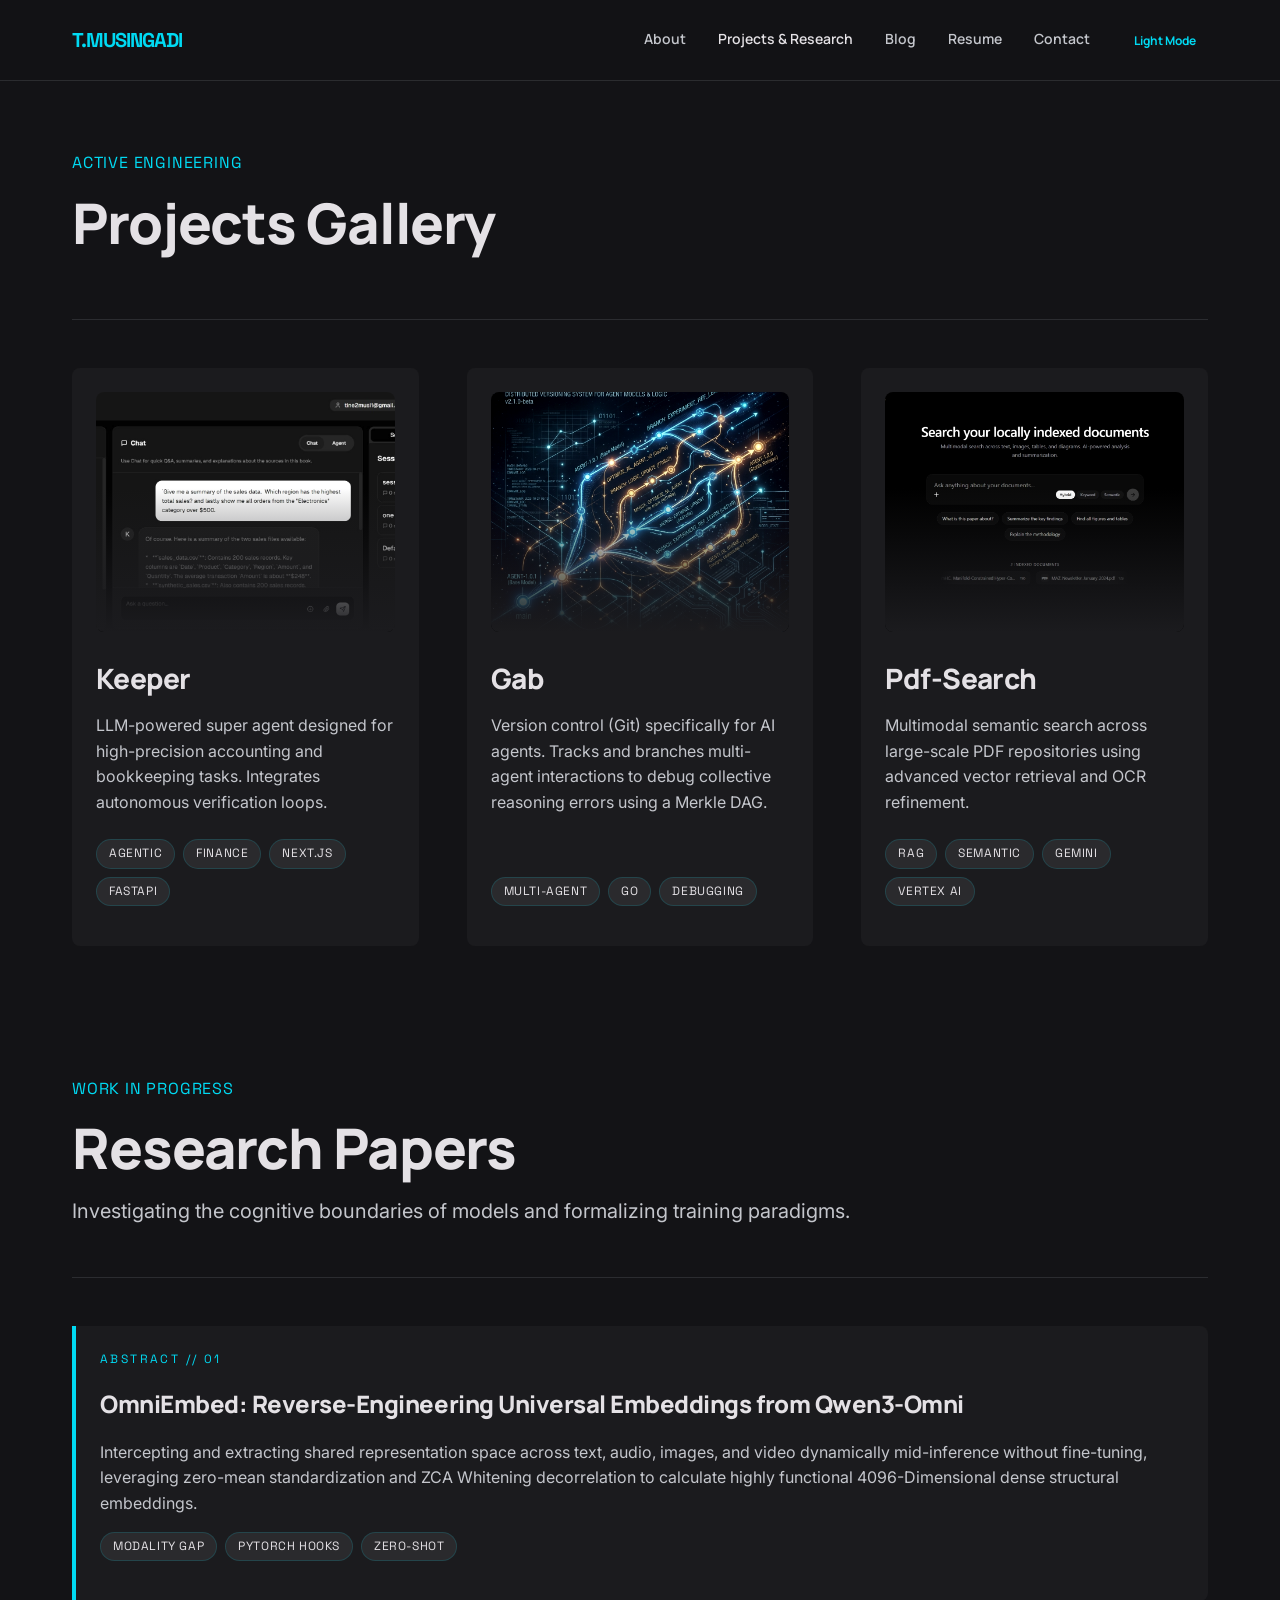
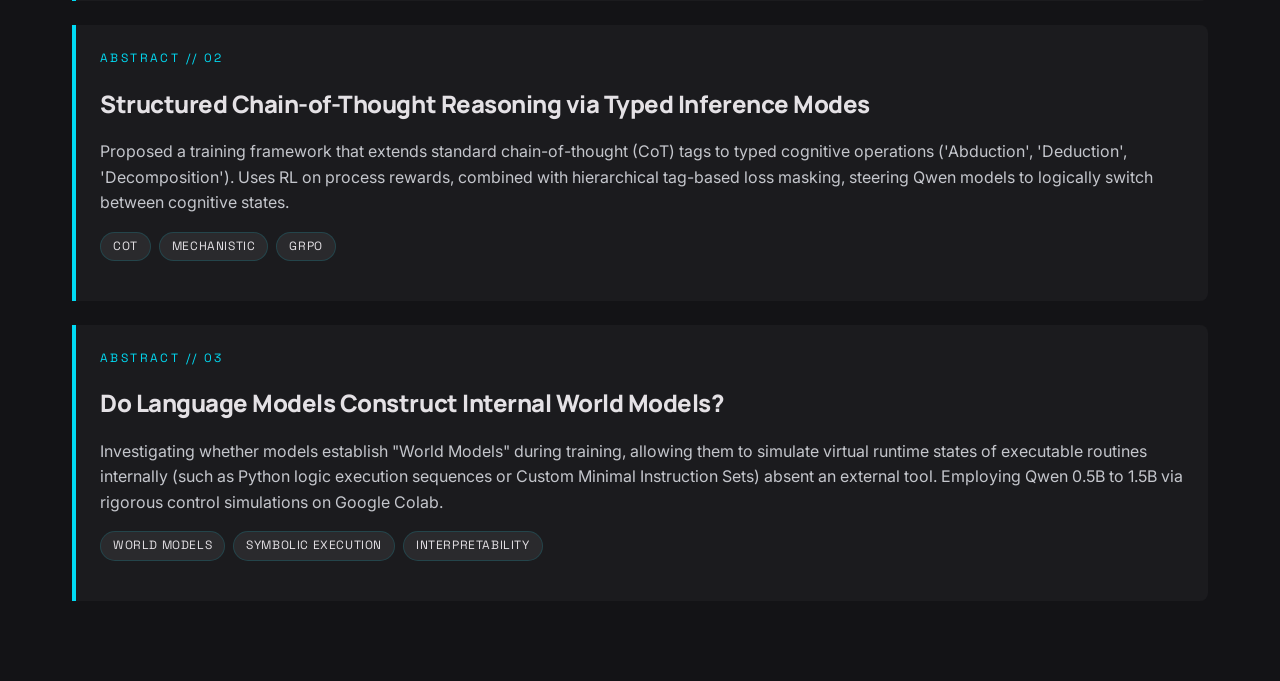
<file: portfolio/projects.html>
<!DOCTYPE html>
<html lang="en" data-theme="dark">
<head>
  <meta charset="UTF-8">
  <meta name="viewport" content="width=device-width, initial-scale=1.0">
  <title>Projects & Research | Tinevimbo Musingadi</title>
  
  <!-- Fonts -->
  <link rel="preconnect" href="https://fonts.googleapis.com">
  <link rel="preconnect" href="https://fonts.gstatic.com" crossorigin>
  <link href="https://fonts.googleapis.com/css2?family=Inter:wght@400;500;600&family=Manrope:wght@600;700;800&family=Space+Grotesk:wght@400;500;700&display=swap" rel="stylesheet">
  
  <!-- CSS -->
  <link rel="stylesheet" href="css/style.css">
  
  <style>
    .gallery-grid {
      display: grid;
      grid-template-columns: 1fr;
      gap: var(--space-12);
    }
    
    @media (min-width: 768px) {
      .gallery-grid { grid-template-columns: 1fr 1fr 1fr; }
    }
    
    .project-card {
      display: flex;
      flex-direction: column;
      height: 100%;
      cursor: pointer;
    }

    .project-image-container {
      height: 240px;
      border-radius: var(--radius-lg);
      overflow: hidden;
      margin-bottom: var(--space-6);
      position: relative;
    }
    
    .project-image {
      width: 100%;
      height: 100%;
      object-fit: cover;
      transition: transform 0.3s ease;
      filter: grayscale(10%) contrast(1.1);
    }

    .project-card:hover .project-image {
      transform: scale(1.05);
    }

    .project-image-overlay {
      position: absolute;
      top: 0; left: 0; right: 0; bottom: 0;
      background: linear-gradient(180deg, transparent 40%, var(--surface-low) 100%);
    }

    .project-tags {
      display: flex;
      flex-wrap: wrap;
      gap: 0.5rem;
      margin-bottom: 1rem;
    }

    /* Abstract Block specifically for Research */
    .research-block {
      background: var(--surface-low);
      padding: var(--space-6);
      border-left: 4px solid var(--primary);
      margin-bottom: var(--space-6);
      border-radius: 0 var(--radius-lg) var(--radius-lg) 0;
      transition: background 0.3s ease;
    }
    
    .research-block:hover {
      background: var(--surface-high);
    }
    
    .abstract-label {
      font-size: 0.75rem;
      color: var(--primary);
      letter-spacing: 0.2em;
      text-transform: uppercase;
      margin-bottom: 1rem;
      display: block;
      font-family: var(--font-mono);
    }

    /* Modals */
    .modal-overlay {
      position: fixed;
      top: 0; left: 0; right: 0; bottom: 0;
      background: rgba(14, 14, 17, 0.9);
      backdrop-filter: blur(10px);
      z-index: 1000;
      display: none;
      justify-content: center;
      align-items: center;
      padding: 2rem;
      opacity: 0;
      transition: opacity 0.3s ease;
    }

    [data-theme="light"] .modal-overlay {
      background: rgba(253, 253, 253, 0.9);
    }

    .modal-overlay.active {
      display: flex;
      opacity: 1;
    }

    .modal-container {
      background: var(--surface);
      width: 100%;
      max-width: 800px;
      max-height: 90vh;
      overflow-y: auto;
      border-radius: var(--radius-lg);
      box-shadow: 0 30px 60px var(--primary-glow);
      position: relative;
      padding: var(--space-12);
      border: 1px solid var(--ghost-border);
    }

    .modal-close {
      position: absolute;
      top: 1.5rem;
      right: 1.5rem;
      background: transparent;
      border: none;
      color: var(--text-variant);
      font-size: 1.5rem;
      cursor: pointer;
      font-family: var(--font-mono);
    }

    .modal-close:hover {
      color: var(--primary);
    }
  </style>
</head>
<body>

  <!-- Navigation -->
  <nav class="nav">
    <div class="container">
      <a href="index.html" class="logo">T.MUSINGADI</a>
      <div class="nav-links">
        <a href="index.html#about" class="nav-link">About</a>
        <a href="projects.html" class="nav-link" style="color: var(--text-main);">Projects & Research</a>
        <a href="blog.html" class="nav-link">Blog</a>
        <a href="resume.html" class="nav-link">Resume</a>
        <a href="contact.html" class="nav-link">Contact</a>
        <button id="theme-toggle" class="btn btn-ghost" style="padding: 0.25rem 0.75rem; font-size: 0.75rem;">Light Mode</button>
      </div>
    </div>
  </nav>

  <main class="container">
    <div class="page-header">
      <span class="label" style="color: var(--primary); display: block; margin-bottom: 1rem;">Active Engineering</span>
      <h1 class="page-title">Projects Gallery</h1>
    </div>

    <!-- Engineering Projects -->
    <section class="gallery-grid" style="margin-bottom: var(--space-20);">
      
      <!-- Keeper -->
      <div class="card project-card" onclick="openModal('modal-keeper')">
        <div class="project-image-container">
          <img src="assets/keeper.png" alt="Keeper UI" class="project-image">
          <div class="project-image-overlay"></div>
        </div>
        <h3 class="headline" style="font-size: 1.75rem; margin-bottom: 0.75rem;">Keeper</h3>
        <p style="margin-bottom: 1.5rem; flex-grow: 1;">LLM-powered super agent designed for high-precision accounting and bookkeeping tasks. Integrates autonomous verification loops.</p>
        <div class="project-tags">
          <span class="tag">AGENTIC</span>
          <span class="tag">FINANCE</span>
          <span class="tag">Next.js</span>
          <span class="tag">FastAPI</span>
        </div>
      </div>

      <!-- Gab -->
      <div class="card project-card" onclick="openModal('modal-gab')">
        <div class="project-image-container">
          <img src="assets/gab.png" alt="Gab AI Tracking" class="project-image">
          <div class="project-image-overlay"></div>
        </div>
        <h3 class="headline" style="font-size: 1.75rem; margin-bottom: 0.75rem;">Gab</h3>
        <p style="margin-bottom: 1.5rem; flex-grow: 1;">Version control (Git) specifically for AI agents. Tracks and branches multi-agent interactions to debug collective reasoning errors using a Merkle DAG.</p>
        <div class="project-tags">
          <span class="tag">MULTI-AGENT</span>
          <span class="tag">GO</span>
          <span class="tag">DEBUGGING</span>
        </div>
      </div>

      <!-- PDF Search -->
      <div class="card project-card" onclick="openModal('modal-pdf')">
        <div class="project-image-container">
          <img src="assets/pdf_search.png" alt="PDF Search Engine" class="project-image">
          <div class="project-image-overlay"></div>
        </div>
        <h3 class="headline" style="font-size: 1.75rem; margin-bottom: 0.75rem;">Pdf-Search</h3>
        <p style="margin-bottom: 1.5rem; flex-grow: 1;">Multimodal semantic search across large-scale PDF repositories using advanced vector retrieval and OCR refinement.</p>
        <div class="project-tags">
          <span class="tag">RAG</span>
          <span class="tag">SEMANTIC</span>
          <span class="tag">Gemini</span>
          <span class="tag">Vertex AI</span>
        </div>
      </div>

    </section>

    <!-- Research Directions -->
    <div class="page-header" style="padding-top: 50px;">
      <span class="label" style="color: var(--primary); display: block; margin-bottom: 1rem;">Work In Progress</span>
      <h1 class="page-title">Research Papers</h1>
      <p style="font-size: 1.25rem;">Investigating the cognitive boundaries of models and formalizing training paradigms.</p>
    </div>

    <section style="margin-bottom: var(--space-20);">
      
      <!-- OmniEmbed -->
      <div class="research-block">
        <span class="abstract-label">Abstract // 01</span>
        <h3 style="font-size: 1.5rem; margin-bottom: 1rem;">OmniEmbed: Reverse-Engineering Universal Embeddings from Qwen3-Omni</h3>
        <p style="margin-bottom: 1rem;">Intercepting and extracting shared representation space across text, audio, images, and video dynamically mid-inference without fine-tuning, leveraging zero-mean standardization and ZCA Whitening decorrelation to calculate highly functional 4096-Dimensional dense structural embeddings.</p>
        <div class="project-tags">
          <span class="tag">Modality Gap</span>
          <span class="tag">PyTorch hooks</span>
          <span class="tag">Zero-shot</span>
        </div>
      </div>

      <!-- Structured CoT -->
      <div class="research-block">
        <span class="abstract-label">Abstract // 02</span>
        <h3 style="font-size: 1.5rem; margin-bottom: 1rem;">Structured Chain-of-Thought Reasoning via Typed Inference Modes</h3>
        <p style="margin-bottom: 1rem;">Proposed a training framework that extends standard chain-of-thought (CoT) tags to typed cognitive operations ('Abduction', 'Deduction', 'Decomposition'). Uses RL on process rewards, combined with hierarchical tag-based loss masking, steering Qwen models to logically switch between cognitive states.</p>
        <div class="project-tags">
          <span class="tag">CoT</span>
          <span class="tag">Mechanistic</span>
          <span class="tag">GRPO</span>
        </div>
      </div>

      <!-- Execution Modeling -->
      <div class="research-block">
        <span class="abstract-label">Abstract // 03</span>
        <h3 style="font-size: 1.5rem; margin-bottom: 1rem;">Do Language Models Construct Internal World Models?</h3>
        <p style="margin-bottom: 1rem;">Investigating whether models establish "World Models" during training, allowing them to simulate virtual runtime states of executable routines internally (such as Python logic execution sequences or Custom Minimal Instruction Sets) absent an external tool. Employing Qwen 0.5B to 1.5B via rigorous control simulations on Google Colab.</p>
        <div class="project-tags">
          <span class="tag">World Models</span>
          <span class="tag">Symbolic Execution</span>
          <span class="tag">Interpretability</span>
        </div>
      </div>

    </section>
  </main>

  <!-- Modals for Projects -->
  <div id="modal-keeper" class="modal-overlay" onclick="closeModals(event)">
    <div class="modal-container">
      <button class="modal-close" onclick="closeModal('modal-keeper')">&times;</button>
      <img src="assets/keeper.png" style="width: 100%; border-radius: var(--radius-md); margin-bottom: 2rem;">
      <h2 style="font-size: 2.5rem; margin-bottom: 1rem;">Keeper AI</h2>
      <p style="margin-bottom: 1.5rem; font-size: 1.125rem;">The Elite AI Financial Analyst & Data Engineer running on robust agentic logic circuits, featuring "Hands" (Tools) and "Brains" (Specialized Agents) over a sandboxed workspace for highly reliable accounting and multi-layered RAG.</p>
      <h4 style="margin-bottom: 0.5rem;">Tech Stack & Architecture</h4>
      <p style="margin-bottom: 1rem;">Python 3.10+, Next.js 18, FastAPI, Gemini APIs, MongoDB authentication.</p>
      <a href="https://github.com/tinevimbomusingadi/keeper-backend.git" target="_blank" class="btn btn-primary">View on GitHub</a>
    </div>
  </div>

  <div id="modal-gab" class="modal-overlay" onclick="closeModals(event)">
    <div class="modal-container">
      <button class="modal-close" onclick="closeModal('modal-gab')">&times;</button>
      <img src="assets/gab.png" style="width: 100%; border-radius: var(--radius-md); margin-bottom: 2rem;">
      <h2 style="font-size: 2.5rem; margin-bottom: 1rem;">Gab</h2>
      <p style="margin-bottom: 1.5rem; font-size: 1.125rem;">An append-only, tamper-evident tracking protocol designed explicitly for multi-agent interactions. It hashes Artifacts and Actions forming a secure Merkle DAG—conceptually acting as 'Git' for tracking AI agent operations.</p>
      <h4 style="margin-bottom: 0.5rem;">Tech Stack & Architecture</h4>
      <p style="margin-bottom: 1rem;">Go, BadgerDB content-addressable storage, embedded timeline indexing.</p>
      <a href="https://github.com/TinevimboMusingadi/Gab-old.git" target="_blank" class="btn btn-primary">View on GitHub</a>
    </div>
  </div>

  <div id="modal-pdf" class="modal-overlay" onclick="closeModals(event)">
    <div class="modal-container">
      <button class="modal-close" onclick="closeModal('modal-pdf')">&times;</button>
      <img src="assets/pdf_search.png" style="width: 100%; border-radius: var(--radius-md); margin-bottom: 2rem;">
      <h2 style="font-size: 2.5rem; margin-bottom: 1rem;">Multimodal PDF Search</h2>
      <p style="margin-bottom: 1.5rem; font-size: 1.125rem;">A full-stack Search Engine for enterprise PDF structures. Indexing flows sequentially handle OCR parsing, bounding box entity detection, mapping text against images natively to a semantic 1408-dimension vector space.</p>
      <h4 style="margin-bottom: 0.5rem;">Tech Stack & Architecture</h4>
      <p style="margin-bottom: 1rem;">FastAPI, SQLite FTS5 (for hybrid ranking), ChromaDB, React 18, Google Cloud Vision, Gemini 3 Pro reasoning traces.</p>
      <a href="https://github.com/TinevimboMusingadi/gemini-search.git" target="_blank" class="btn btn-primary">View on GitHub</a>
    </div>
  </div>

  <!-- Scripts -->
  <script src="js/main.js"></script>
  <script>
    // Modal Logic
    function openModal(id) {
      document.getElementById(id).classList.add('active');
      document.body.style.overflow = 'hidden';
    }

    function closeModal(id) {
      document.getElementById(id).classList.remove('active');
      document.body.style.overflow = '';
    }

    function closeModals(e) {
      if (e.target.classList.contains('modal-overlay')) {
        e.target.classList.remove('active');
        document.body.style.overflow = '';
      }
    }
  </script>
</body>
</html>
</file>
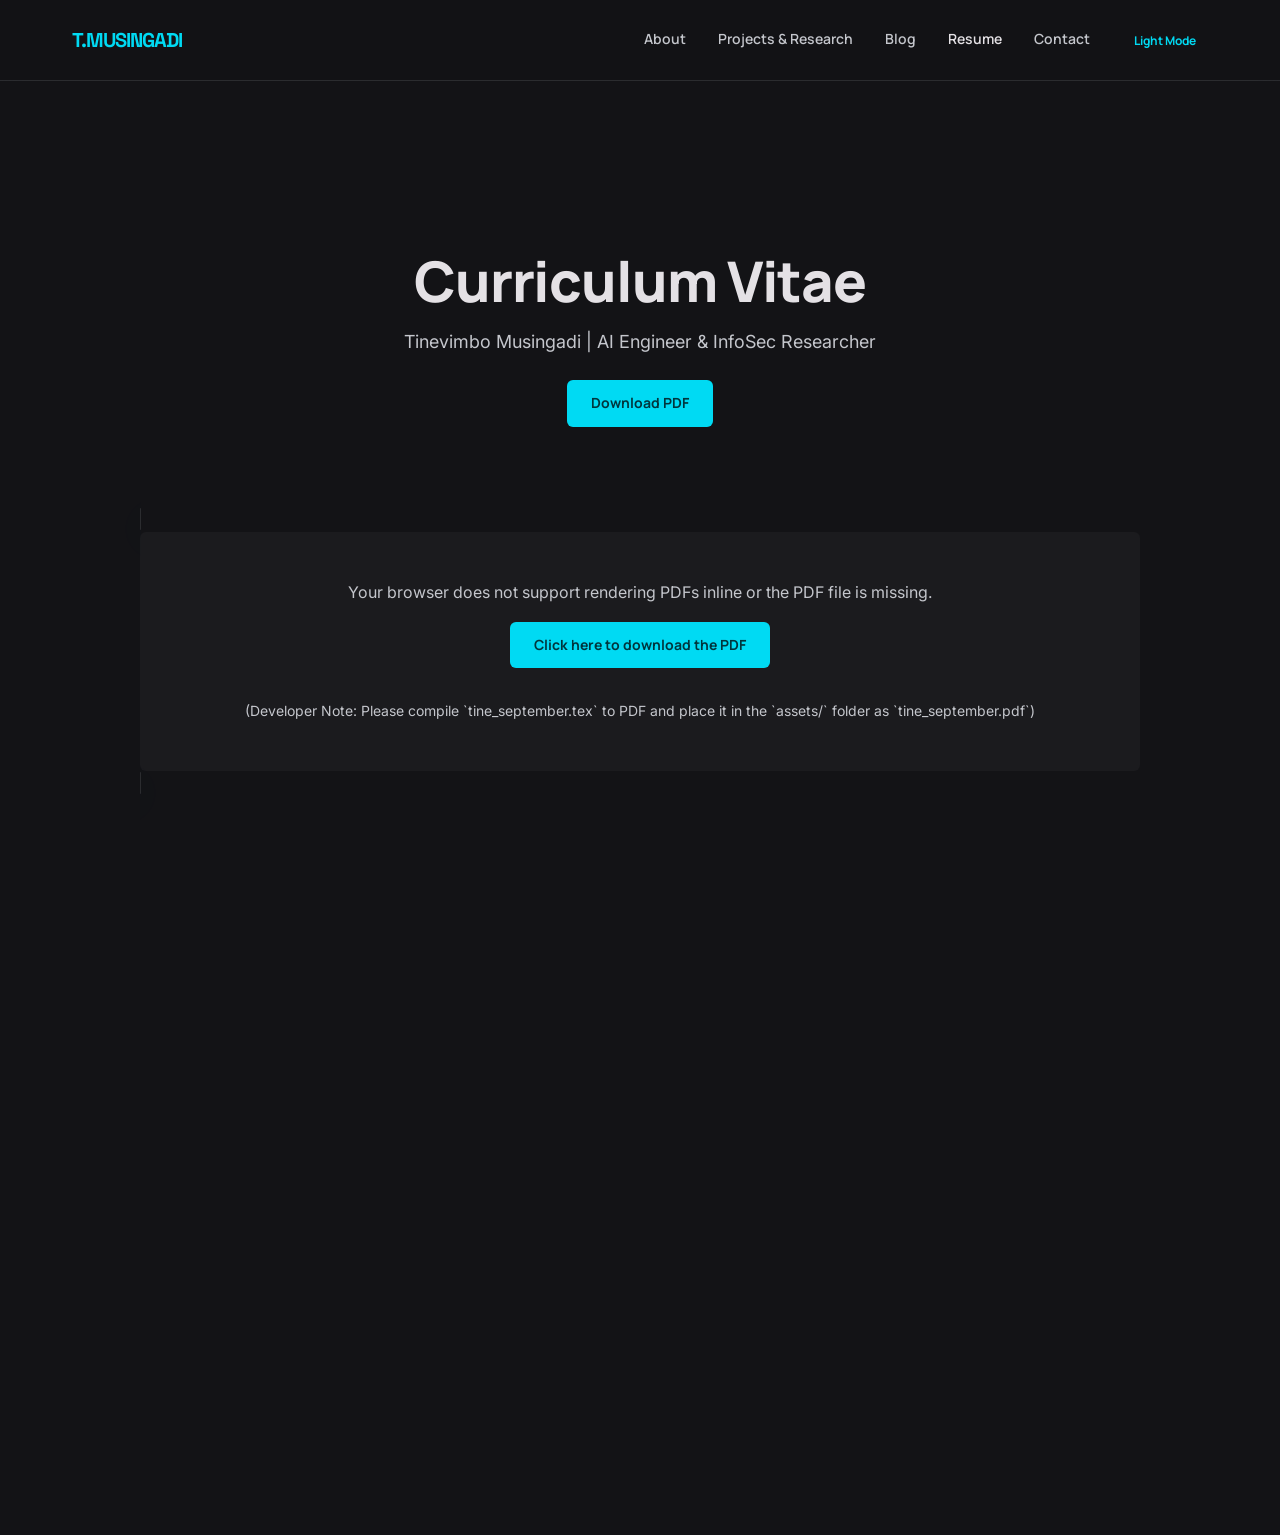
<file: portfolio/resume.html>
<!DOCTYPE html>
<html lang="en" data-theme="dark">
<head>
  <meta charset="UTF-8">
  <meta name="viewport" content="width=device-width, initial-scale=1.0">
  <title>Resume | Tinevimbo Musingadi</title>
  
  <link rel="preconnect" href="https://fonts.googleapis.com">
  <link rel="preconnect" href="https://fonts.gstatic.com" crossorigin>
  <link href="https://fonts.googleapis.com/css2?family=Inter:wght@400;500;600&family=Manrope:wght@600;700;800&family=Space+Grotesk:wght@400;500;700&display=swap" rel="stylesheet">
  
  <link rel="stylesheet" href="css/style.css">
  <style>
    .resume-container {
      max-width: 800px;
      margin: 0 auto;
      padding-bottom: var(--space-20);
    }
    .resume-header {
      margin-bottom: var(--space-12);
      border-bottom: 2px solid var(--ghost-border);
      padding-bottom: var(--space-6);
    }
    .resume-section {
      margin-bottom: var(--space-12);
    }
    .resume-section-title {
      font-size: 1.5rem;
      color: var(--primary);
      margin-bottom: var(--space-6);
      font-family: var(--font-mono);
      text-transform: uppercase;
      letter-spacing: 0.1em;
    }
    .resume-item {
      margin-bottom: var(--space-6);
    }
    .resume-item-header {
      display: flex;
      justify-content: space-between;
      align-items: baseline;
      margin-bottom: 0.5rem;
    }
    .resume-item-title {
      font-family: var(--font-display);
      font-size: 1.25rem;
      font-weight: 700;
      color: var(--text-main);
    }
    .resume-item-date {
      font-family: var(--font-mono);
      font-size: 0.875rem;
      color: var(--text-variant);
    }
    .resume-item-org {
      font-size: 1rem;
      color: var(--primary);
      margin-bottom: 0.5rem;
      font-weight: 500;
    }
    .resume-list {
      list-style-type: none;
      padding-left: 0;
    }
    .resume-list li {
      position: relative;
      padding-left: 1.5rem;
      margin-bottom: 0.5rem;
      color: var(--text-variant);
    }
    .resume-list li::before {
      content: '▹';
      position: absolute;
      left: 0;
      color: var(--primary);
      font-family: var(--font-mono);
    }
  </style>
</head>
<body>

  <nav class="nav">
    <div class="container">
      <a href="index.html" class="logo">T.MUSINGADI</a>
      <div class="nav-links">
        <a href="index.html#about" class="nav-link">About</a>
        <a href="projects.html" class="nav-link">Projects & Research</a>
        <a href="blog.html" class="nav-link">Blog</a>
        <a href="resume.html" class="nav-link" style="color: var(--text-main);">Resume</a>
        <a href="contact.html" class="nav-link">Contact</a>
        <button id="theme-toggle" class="btn btn-ghost" style="padding: 0.25rem 0.75rem; font-size: 0.75rem;">Light Mode</button>
      </div>
    </div>
  </nav>

  <main class="resume-container" style="max-width: 1000px; padding-top: 100px;">
    <div class="page-header" style="text-align: center; border-bottom: none; padding-bottom: 2rem;">
      <h1 class="page-title">Curriculum Vitae</h1>
      <p style="font-size: 1.125rem; margin-bottom: 1.5rem;">Tinevimbo Musingadi | AI Engineer & InfoSec Researcher</p>
      
      <div style="margin-top: 1rem;">
        <a href="assets/tine_september.pdf" download class="btn btn-primary">Download PDF</a>
      </div>
    </div>

    <!-- PDF Embed -->
    <section class="resume-section" style="height: 100vh; margin-top: 2rem;">
      <object data="assets/tine_september.pdf" type="application/pdf" width="100%" height="100%" style="border-radius: var(--radius-md); box-shadow: 0 10px 40px var(--primary-glow); border: 1px solid var(--ghost-border);">
        <div style="text-align: center; padding: 3rem; background: var(--surface-low); border-radius: var(--radius-md);">
          <p style="margin-bottom: 1rem;">Your browser does not support rendering PDFs inline or the PDF file is missing.</p>
          <a href="assets/tine_september.pdf" class="btn btn-primary" download>Click here to download the PDF</a>
          <p style="margin-top: 2rem; color: var(--text-variant); font-size: 0.875rem;">
            (Developer Note: Please compile `tine_september.tex` to PDF and place it in the `assets/` folder as `tine_september.pdf`)
          </p>
        </div>
      </object>
    </section>
  </main>
  
  <script src="js/main.js"></script>
</body>
</html>
</file>
<file: portfolio/css/style.css>
/* Base CSS variables and Design System for The Engineering Editorial */
:root {
  /* Dark Mode (Default Deep Tech) */
  --surface: #131316;
  --surface-lowest: #0e0e11;
  --surface-low: #1b1b1e;
  --surface-high: #2a2a2d;
  --surface-highest: #353438;
  
  --primary: #00daf3;
  --primary-transparent: rgba(0, 218, 243, 0.15);
  --primary-glow: rgba(0, 218, 243, 0.04);
  --primary-container: #001e22;
  --on-primary: #00363d;
  
  --secondary-container: #2f4865;
  --on-secondary-container: #9eb7d8;
  
  --text-main: #e4e1e5;
  --text-variant: #c4c6cc;
  
  --ghost-border: rgba(142, 145, 150, 0.2);
  --ghost-border-focus: #00daf3;

  /* Typography */
  --font-display: 'Manrope', sans-serif;
  --font-body: 'Inter', sans-serif;
  --font-mono: 'Space Grotesk', monospace;
  
  /* Spacing */
  --space-3: 0.75rem;
  --space-6: 1.5rem;
  --space-12: 3rem;
  --space-20: 5rem;
  --space-24: 6rem;
  
  /* Radii */
  --radius-md: 0.375rem;
  --radius-lg: 0.5rem;
  --radius-full: 9999px;
}

[data-theme="light"] {
  /* Premium Monochrome Light Mode */
  --surface: #ffffff;
  --surface-lowest: #fdfdfd;
  --surface-low: #f5f5f5;
  --surface-high: #ebebeb;
  --surface-highest: #e0e0e0;
  
  --primary: #0a0a0a;
  --primary-transparent: rgba(10, 10, 10, 0.15);
  --primary-glow: rgba(10, 10, 10, 0.04);
  --primary-container: #1a1a1a;
  --on-primary: #ffffff;
  
  --secondary-container: #e5e5e5;
  --on-secondary-container: #333333;
  
  --text-main: #111111;
  --text-variant: #555555;
  
  --ghost-border: rgba(50, 50, 50, 0.15);
  --ghost-border-focus: #0a0a0a;
}

/* Base Styles */
* {
  box-sizing: border-box;
  margin: 0;
  padding: 0;
}

html {
  scroll-behavior: smooth;
}

body {
  background-color: var(--surface);
  color: var(--text-main);
  font-family: var(--font-body);
  line-height: 1.6;
  -webkit-font-smoothing: antialiased;
  -moz-osx-font-smoothing: grayscale;
  transition: background-color 0.3s ease, color 0.3s ease;
}

/* Typography */
h1, h2, h3, h4, .headline {
  font-family: var(--font-display);
  font-weight: 800;
  color: var(--text-main);
  letter-spacing: -0.02em;
}

.mono, .label, .tag {
  font-family: var(--font-mono);
  letter-spacing: 0.05em;
  text-transform: uppercase;
}

p {
  color: var(--text-variant);
}

a {
  color: inherit;
  text-decoration: none;
}

/* Layout utilities */
.container {
  max-width: 1200px;
  margin: 0 auto;
  padding: 0 2rem;
}

.grid {
  display: grid;
  grid-template-columns: repeat(12, 1fr);
  gap: var(--space-6);
}

/* Thematic offsets */
.asymmetric-section {
  padding-top: var(--space-20);
  padding-bottom: var(--space-20);
}

.asymmetric-header {
  grid-column: span 12;
  margin-bottom: var(--space-12);
}

@media (min-width: 768px) {
  .asymmetric-header {
    grid-column: span 4;
    margin-bottom: 0;
  }
  .asymmetric-content {
    grid-column: 5 / -1;
  }
}

/* Components */
.btn {
  display: inline-flex;
  align-items: center;
  justify-content: center;
  padding: 0.75rem 1.5rem;
  border-radius: var(--radius-md);
  font-family: var(--font-display);
  font-weight: 700;
  font-size: 0.875rem;
  cursor: pointer;
  transition: all 0.2s ease;
  border: none;
}

.btn-primary {
  background: var(--primary);
  color: var(--on-primary);
}

.btn-primary:hover {
  transform: translateY(-2px);
  box-shadow: 0 10px 20px var(--primary-glow);
}

.btn-ghost {
  background: transparent;
  color: var(--primary);
}

.btn-ghost:hover {
  background: var(--surface-highest);
}

.tag {
  display: inline-flex;
  font-size: 0.75rem;
  background: var(--surface-high);
  border: 1px solid var(--primary-transparent);
  padding: 0.25rem 0.75rem;
  border-radius: var(--radius-full);
  color: var(--text-main);
}

.nav {
  position: fixed;
  top: 0;
  left: 0;
  right: 0;
  z-index: 100;
  background: rgba(19, 19, 22, 0.8);
  backdrop-filter: blur(12px);
  -webkit-backdrop-filter: blur(12px);
  border-bottom: 1px solid var(--ghost-border);
}

[data-theme="light"] .nav {
  background: rgba(255, 255, 255, 0.8);
}

.nav .container {
  display: flex;
  justify-content: space-between;
  align-items: center;
  height: 80px;
}

.logo {
  font-family: var(--font-mono);
  font-weight: 700;
  font-size: 1.25rem;
  color: var(--primary);
  letter-spacing: -0.05em;
}

.nav-links {
  display: flex;
  gap: 2rem;
}

.nav-link {
  font-family: var(--font-display);
  font-weight: 600;
  font-size: 0.875rem;
  color: var(--text-variant);
  transition: color 0.2s;
}

.nav-link:hover {
  color: var(--text-main);
}

/* Hover shifts & No Line Rule */
.card {
  background: var(--surface-low);
  padding: var(--space-6);
  border-radius: var(--radius-lg);
  transition: transform 0.3s ease, background 0.3s ease, box-shadow 0.3s ease;
  position: relative;
  overflow: hidden;
}

.card:hover {
  background: var(--surface-high);
  transform: translateY(-4px);
  box-shadow: 0 20px 50px var(--primary-glow);
}

/* Form Inputs */
.input-field {
  width: 100%;
  background: var(--surface-lowest);
  border: none;
  border-bottom: 1px solid var(--ghost-border);
  padding: 1rem 0;
  color: var(--text-main);
  font-family: var(--font-body);
  font-size: 1rem;
  transition: border-bottom-width 0.2s, border-color 0.2s;
}

.input-field:focus {
  outline: none;
  border-bottom: 2px solid var(--ghost-border-focus);
}

/* Typwriter animation */
.typewrite > .wrap { 
  border-right: 2px solid var(--primary);
  animation: blink 0.7s infinite;
}

@keyframes blink {
  50% { border-color: transparent; }
}

/* Sub-page headers */
.page-header {
  padding-top: 150px;
  padding-bottom: 50px;
  border-bottom: 1px solid var(--ghost-border);
  margin-bottom: var(--space-12);
}

.page-title {
  font-size: 3.5rem;
  line-height: 1.1;
  margin-bottom: 1rem;
}

/* Desktop sizing grid overrides mostly handle by grid base */
@media (max-width: 768px) {
  .nav-links {
    display: none;
  }
}
</file>
